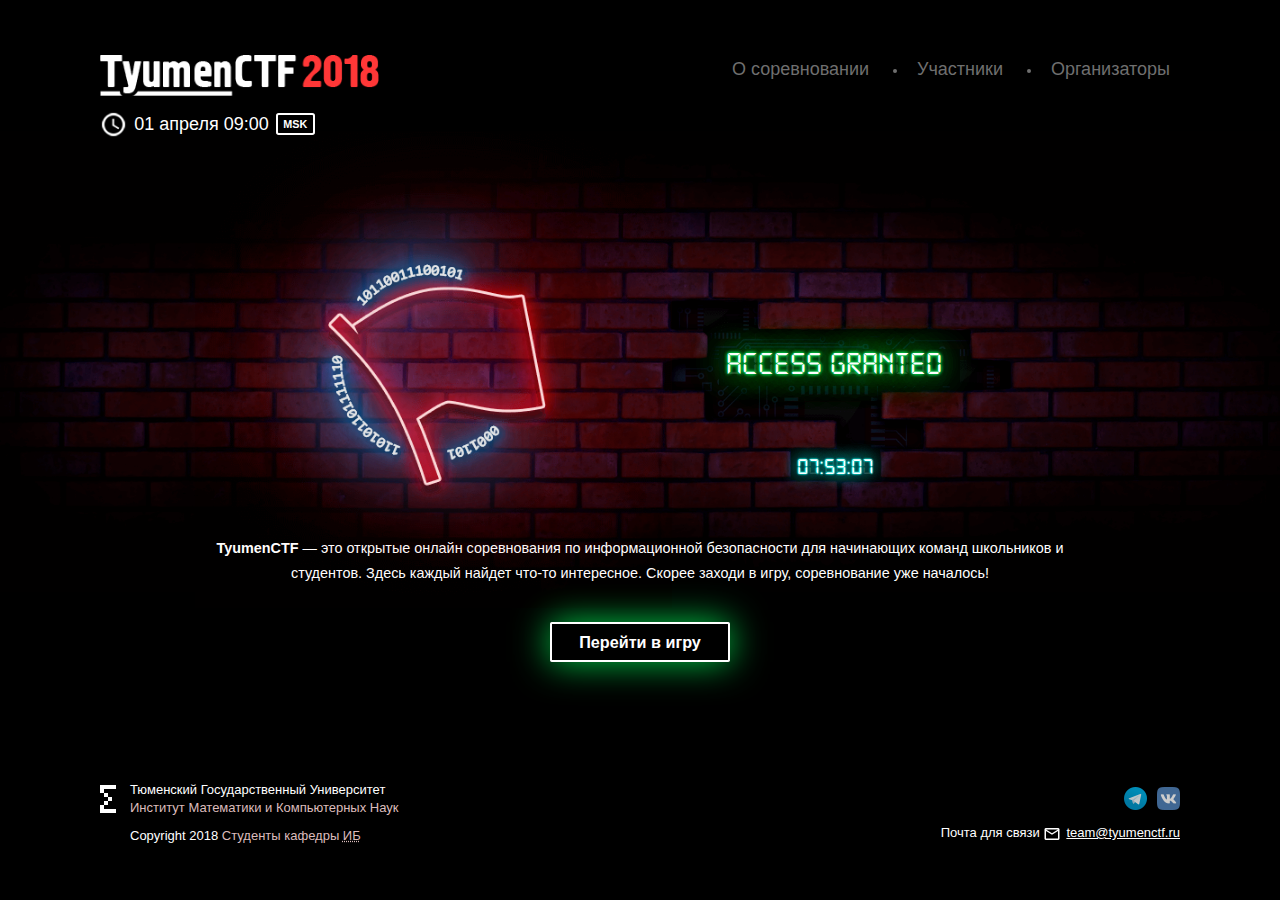
<file: index.html>
﻿<!DOCTYPE html>
<html lang="ru">
<head>
    <meta charset="UTF-8">
    <title>TyumenCTF 2018</title>
    <link rel="icon" href="favicon.ico">
	<meta property="og:title" content="TyumenCTF 2018" />
	<meta property="og:type" content="website" />
	<meta property="og:url" content="http://tyumenctf.ru" />
	<meta property="og:image" content="images/pageImage.png" />
    <link rel="stylesheet" href="styles/login.css">
    <link rel="stylesheet" href="styles/digital-timer.css">
	<script type="text/javascript" src="https://vk.com/js/api/openapi.js?152"></script>
	<script type="text/javascript">VK.init({apiId: 6358761, onlyWidgets: true});</script>
</head>
<body>
    <div class="wrapper">
        <header class="head">
            <div class="head-logo">
                <a href="index.html" class="head-logo-image" title="TyumenCTF 2018">TyumenCTF 2018</a>
                <div class="head-logo-time">
                    <i class="head-logo-time-icon"></i>
                    <span>
                        01&nbsp;апреля&nbsp;09:00
                    </span>
                    <a href="https://www.timeanddate.com/worldclock/fixedtime.html?day=1&month=04&year=2018&hour=09&min=00&sec=00&p1=166" class="head-logo-time-region" target="_blank">Msk</a>
                </div>
            </div>
            <div class="head-menu">
                <ul class="head-menu-list">
                    <li>
                        <a href="about.html" class="head-menu-item head-menu-item-blue">О соревновании</a>
                    </li>
                    <li>
                        <a href="members.html" class="head-menu-item head-menu-item-purple">Участники</a>
                    </li>
                    <li class="last">
                        <a href="organizers.html" class="head-menu-item head-menu-item-green">Организаторы</a>
                    </li>
                </ul>
            </div>
            <div class="clearfix"></div>
        </header>
        <section class="main">
            <div class="main-wrapper">
				<div class="main-content">
					<div class="main-background">
						<div class="main-picture-block">
							<div class="main-flag">
								<div class="main-flag-state1"></div>
								<div class="main-flag-state2"></div>
								<div class="main-flag-state2" id="flag-state2"></div>
							</div>
							<div class="main-timer">
								<div class="digital-timer" id="timer1">
									<span class="digital-timer-digit" id="timer1-field">00&nbsp;DAY_&nbsp;00:00:00</span>
									<span class="digital-timer-back" id="timer1-field-back">00&nbsp;0000&nbsp;00:00:00</span>
								</div>
							</div>
							<div class="main-timer2" id="timer2">
								<div class="digital-timer">
									<span class="digital-timer-digit digital-timer-digit-blue" id="timer2-field">00:00:00</span>
									<span class="digital-timer-back" id="timer2-field-back">00:00:00</span>
								</div>
							</div>
						</div>
						<div class="main-text-block">
                            <p><strong>TyumenCTF</strong> — это открытые онлайн соревнования по информационной безопасности для начинающих команд школьников и студентов. Здесь каждый найдет что-то интересное. <span id="txt">Присоединяйтесь, чтобы сразиться под яркими огнями неона!</span></p>
							<a href="reg.html" class="login-button main-text-button" id="btn" style="opacity: 0;">Зарегистрировать команду</a>
						</div>
					</div>
				</div>
			</div>
        </section>
        <footer class="bottom">
            <div class="bottom-copyright-block">
                <div class="bottom-copyright-logo">
                    <i class="bottom-copyright-imkn-logo"></i>
                </div>
                <div class="bottom-copyright-text">
                    <p class="bottom-copyright-text-type1">Тюменский Государственный Университет</p>
                    <p class="bottom-copyright-text-type2">Институт Математики и Компьютерных Наук</p>
                    <div class="bottom-copyright-bottom">
                        <span>Copyright 2018</span> Студенты кафедры <abbr title="Информационной безопасности">ИБ</abbr>
                    </div>
                </div>
                <div class="clearfix"></div>
            </div>
            <div class="bottom-contacts-block">
                <div class="bottom-contact-button-line">
                    <ul class="bottom-contact-list">
                        <li>
                            <a href="https://t.me/tyumenctf" target="_blank" title="Telegram" class="bottom-contact-item bottom-contact-telegram">Telegram</a>
                        </li>
                        <li>
                            <a href="https://vk.com/tyumenctf" target="_blank" title="VK" class="bottom-contact-item bottom-contact-vk">VK</a>
                        </li>
                    </ul>
                </div>
                <div class="button-contact-email-line">
                    Почта для связи <a href="mailto:team@tyumenctf.ru">team@tyumenctf.ru</a>
                </div>
            </div>
            <div class="clearfix"></div>
        </footer>
    </div>
    <input type="hidden" name="NowUTC" id="NowUTC" value="1522562812">
    <script src="scripts/jquery.min.js"></script>
    <script src="scripts/login.js"></script>
</body>
</html>
</file>
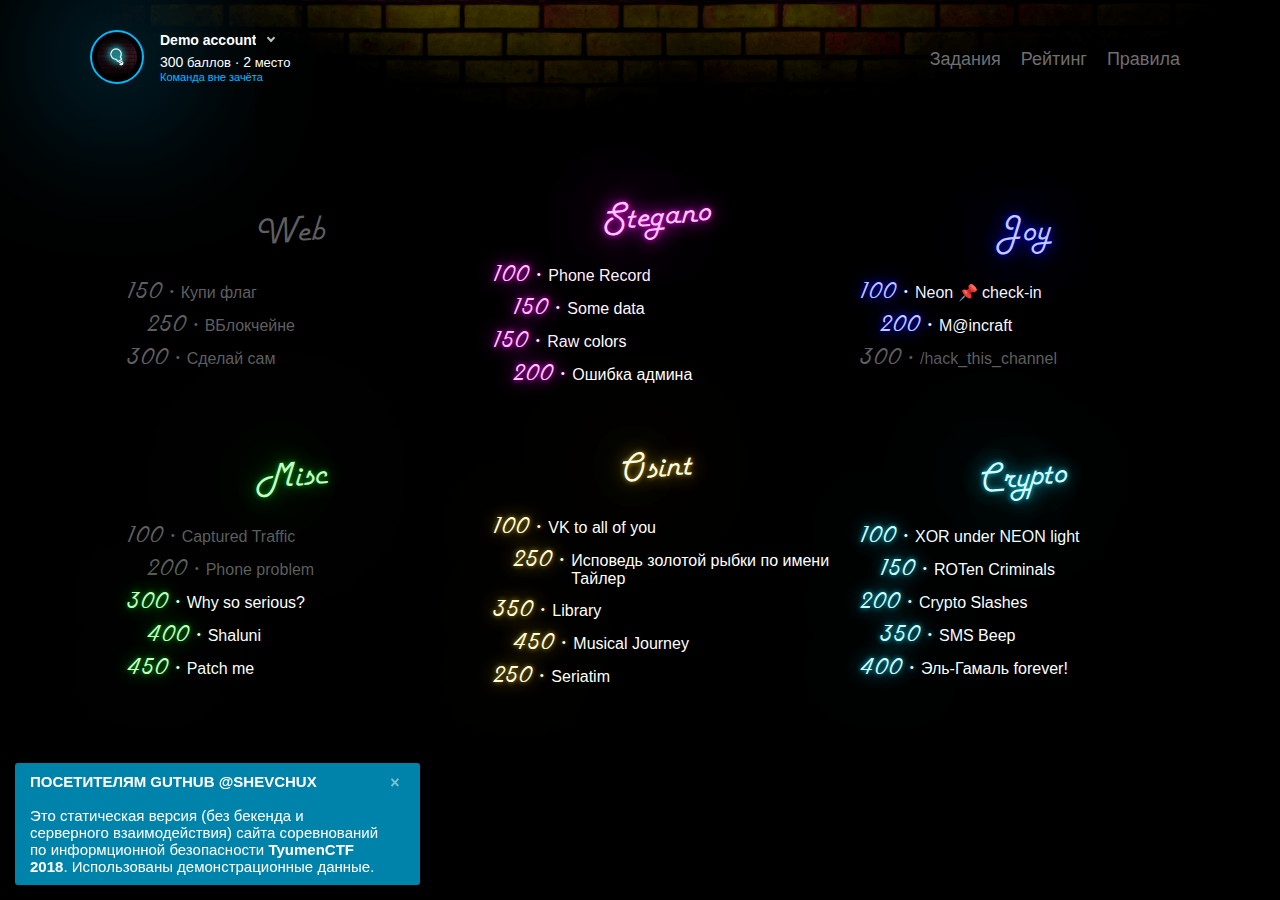
<file: game/index.html>
<!DOCTYPE html>
<html lang="ru">
<head>
    <meta charset="UTF-8">
    <title>TyumenCTF – Задания</title>
    <link rel="stylesheet" href="css/digital-timer.css">
    <link rel="stylesheet" href="css/style.css">
    <link rel="shortcut icon" href="favicon.ico" type="image/x-icon">
</head>
<body>
    <div class="site-wrapper">
        <header class="head back-wall back-wall-y">
            <div class="wrapper">
                <div class="hteam">
                    <div class="hteam-left">
                        <img src="../default-icons/cyan_01.jpg" alt="logo" class="hteam-photo">
                    </div>
                    <div class="hteam-right">
                        <div class="hteam-title">
                            <span class="hteam-name" title="Demo account">Demo account</span>
                            <span class="hteam-arrow-expand" tabindex="1">
                                <i></i>
                            </span>
                            <ul class="hteam-menu-list" tabindex="2">
                                <li>
                                    <a href="../" class="hteam-menu-item">Выход</a>
                                </li> 
                            </ul>
                        </div>
                        <div class="hteam-position">
                            <span class="hteam-point"><span id="point-count">300</span> баллов</span>
                            &middot;
                            <span class="hteam-place"><span id="place-number">2</span> место</span>
                        </div>
                        <div class="hteam-type">Команда вне зачёта</div>
                    </div>
                    <div class="clearfix"></div>
                </div>
                <div class="hmenu">
                    <ul class="hmenu-list">
                        <li>
                            <a href="index.html" class="hmenu-item yellow">Задания</a>
                        </li>
                        <li>
                            <a href="score.html" class="hmenu-item green">Рейтинг</a>
                        </li>
                        <li>
                            <a href="rules.html" class="hmenu-item red">Правила</a>
                        </li>
                    </ul>
                </div>
                <div class="hlogo">
                    <i class="hlogo-image"></i>
                </div>
                <div class="clearfix"></div>
            </div>
        </header>
        <section class="site-content">
            <div class="wrapper">
                <ul class="taskcategory-list">
                    <li>
                        <div class="taskcategory-item taskcategory-color2 ">
                            <div class="taskcategory-name taskcategory-solved">Web</div>
                            <ul class="tasklist">
                                <li>
                                    <a href="#" onclick="TaskOpen(1, 2, this);return false;" class="tasklist-item tasklist-item-solved">
                                        <div class="tasklist-price">150<span>&middot;</span></div>
                                        <div class="tasklist-name">Купи флаг</div>
                                    </a>
                                </li>
                                <li>
                                    <a href="#" onclick="TaskOpen(2, 2, this);return false;" class="tasklist-item tasklist-item-solved">
                                        <div class="tasklist-price">250<span>&middot;</span></div>
                                        <div class="tasklist-name">ВБлокчейне</div>
                                    </a>
                                </li>
                                <li>
                                    <a href="#" onclick="TaskOpen(3, 2, this);return false;" class="tasklist-item tasklist-item-solved">
                                        <div class="tasklist-price">300<span>&middot;</span></div>
                                        <div class="tasklist-name">Сделай сам</div>
                                    </a>
                                </li>
                            </ul>
                        </div>
                    </li>
                    <li>
                        <div class="taskcategory-item taskcategory-color1">
                            <div class="taskcategory-name">Stegano</div>
                            <ul class="tasklist">
                                <li>
                                    <a href="#" onclick="TaskOpen(1, 1, this);return false;" class="tasklist-item">
                                        <div class="tasklist-price">100<span>&middot;</span></div>
                                        <div class="tasklist-name">Phone Record</div>
                                    </a>
                                </li>
                                <li>
                                    <a href="#" onclick="TaskOpen(2, 1, this);return false;" class="tasklist-item">
                                        <div class="tasklist-price">150<span>&middot;</span></div>
                                        <div class="tasklist-name">Some data</div>
                                    </a>
                                </li>
                                <li>
                                    <a href="#" onclick="TaskOpen(3, 1, this);return false;" class="tasklist-item">
                                        <div class="tasklist-price">150<span>&middot;</span></div>
                                        <div class="tasklist-name">Raw colors</div>
                                    </a>
                                </li>
                                <li>
                                    <a href="#" onclick="TaskOpen(4, 1, this);return false;" class="tasklist-item">
                                        <div class="tasklist-price">200<span>&middot;</span></div>
                                        <div class="tasklist-name">Ошибка админа</div>
                                    </a>
                                </li>
                            </ul>
                        </div>
                    </li>
                    <li>
                        <div class="taskcategory-item taskcategory-color3">
                            <div class="taskcategory-name">Joy</div>
                            <ul class="tasklist">
                                <li>
                                    <a href="#" onclick="TaskOpen(1, 3, this);return false;" class="tasklist-item">
                                        <div class="tasklist-price">100<span>&middot;</span></div>
                                        <div class="tasklist-name">Neon 📌 check-in</div>
                                    </a>
                                </li>
                                <li>
                                    <a href="#" onclick="TaskOpen(2, 3, this);return false;" class="tasklist-item">
                                        <div class="tasklist-price">200<span>&middot;</span></div>
                                        <div class="tasklist-name">M@incraft</div>
                                    </a>
                                </li>
                                <li>
                                    <a href="#" onclick="TaskOpen(3, 3, this);return false;" class="tasklist-item tasklist-item-solved">
                                        <div class="tasklist-price">300<span>&middot;</span></div>
                                        <div class="tasklist-name">/hack_this_channel</div>
                                    </a>
                                </li>
                            </ul>
                        </div>
                    </li>
                    <li>
                        <div class="taskcategory-item taskcategory-color4">
                            <div class="taskcategory-name">Misc</div>
                            <ul class="tasklist">
                                <li>
                                    <a href="#" onclick="TaskOpen(1, 4, this);return false;" class="tasklist-item tasklist-item-solved">
                                        <div class="tasklist-price">100<span>&middot;</span></div>
                                        <div class="tasklist-name">Captured Traffic</div>
                                    </a>
                                </li>
                                <li>
                                    <a href="#" onclick="TaskOpen(2, 4, this);return false;" class="tasklist-item tasklist-item-solved">
                                        <div class="tasklist-price">200<span>&middot;</span></div>
                                        <div class="tasklist-name">Phone problem</div>
                                    </a>
                                </li>
                                <li>
                                    <a href="#" onclick="TaskOpen(3, 4, this);return false;" class="tasklist-item">
                                        <div class="tasklist-price">300<span>&middot;</span></div>
                                        <div class="tasklist-name">Why so serious?</div>
                                    </a>
                                </li>
                                <li>
                                    <a href="#" onclick="TaskOpen(4, 4, this);return false;" class="tasklist-item">
                                        <div class="tasklist-price">400<span>&middot;</span></div>
                                        <div class="tasklist-name">Shaluni</div>
                                    </a>
                                </li>
                                <li>
                                    <a href="#" onclick="TaskOpen(5, 4, this);return false;" class="tasklist-item">
                                        <div class="tasklist-price">450<span>&middot;</span></div>
                                        <div class="tasklist-name">Patch me</div>
                                    </a>
                                </li>
                            </ul>
                        </div>
                    </li>
                    <li>
                        <div class="taskcategory-item taskcategory-color5">
                            <div class="taskcategory-name">Osint</div>
                            <ul class="tasklist">
                                <li>
                                    <a href="#" onclick="TaskOpen(1, 5, this);return false;" class="tasklist-item">
                                        <div class="tasklist-price">100<span>&middot;</span></div>
                                        <div class="tasklist-name">VK to all of you</div>
                                    </a>
                                </li>
                                <li>
                                    <a href="#" onclick="TaskOpen(2, 5, this);return false;" class="tasklist-item">
                                        <div class="tasklist-price">250<span>&middot;</span></div>
                                        <div class="tasklist-name">Исповедь золотой рыбки по имени Тайлер</div>
                                    </a>
                                </li>
                                <li>
                                    <a href="#" onclick="TaskOpen(3, 5, this);return false;" class="tasklist-item">
                                        <div class="tasklist-price">350<span>&middot;</span></div>
                                        <div class="tasklist-name">Library</div>
                                    </a>
                                </li>
                                <li>
                                    <a href="#" onclick="TaskOpen(4, 5, this);return false;" class="tasklist-item">
                                        <div class="tasklist-price">450<span>&middot;</span></div>
                                        <div class="tasklist-name">Musical Journey</div>
                                    </a>
                                </li>
                                <li>
                                    <a href="#" onclick="TaskOpen(5, 5, this);return false;" class="tasklist-item">
                                        <div class="tasklist-price">250<span>&middot;</span></div>
                                        <div class="tasklist-name">Seriatim</div>
                                    </a>
                                </li>
                            </ul>
                        </div>
                    </li>
                    <li>
                        <div class="taskcategory-item taskcategory-color6">
                            <div class="taskcategory-name">Crypto</div>
                            <ul class="tasklist">
                                <li>
                                    <a href="#" onclick="TaskOpen(1, 6, this);return false;" class="tasklist-item">
                                        <div class="tasklist-price">100<span>&middot;</span></div>
                                        <div class="tasklist-name">XOR under NEON light</div>
                                    </a>
                                </li>
                                <li>
                                    <a href="#" onclick="TaskOpen(2, 6, this);return false;" class="tasklist-item">
                                        <div class="tasklist-price">150<span>&middot;</span></div>
                                        <div class="tasklist-name">ROTen Criminals</div>
                                    </a>
                                </li>
                                <li>
                                    <a href="#" onclick="TaskOpen(3, 6, this);return false;" class="tasklist-item">
                                        <div class="tasklist-price">200<span>&middot;</span></div>
                                        <div class="tasklist-name">Crypto Slashes</div>
                                    </a>
                                </li>
                                <li>
                                    <a href="#" onclick="TaskOpen(4, 6, this);return false;" class="tasklist-item">
                                        <div class="tasklist-price">350<span>&middot;</span></div>
                                        <div class="tasklist-name">SMS Beep</div>
                                    </a>
                                </li>
                                <li>
                                    <a href="#" onclick="TaskOpen(5, 6, this);return false;" class="tasklist-item">
                                        <div class="tasklist-price">400<span>&middot;</span></div>
                                        <div class="tasklist-name">Эль-Гамаль forever!</div>
                                    </a>
                                </li>
                            </ul>
                        </div>
                    </li>
                </ul>
            </div>
        </section>
    </div>
    <section id="notify-container" class="notify-container">
    </section>
    
    <input type="hidden" name="NowUTC" id="NowUTC" value="2522347522">
    <section id="task-item-modal" class="modal">
        <div class="modal-window" id="task-item-window" style="width:600px;">
            <div class="modal-head">
                <div class="modal-head-text wtask-shortname"><span id="task-item-head"></span></div>
                <ul class="modal-head-buttons" id="li-tabs">
                    <li id="li-task-tab">
                        <a href="#" onclick="OpenTaskWindowTab(1, this);return false;" class="selected">Таск</a>
                    </li>
                    <li id="li-hints-tab">
                        <a href="#" onclick="OpenTaskWindowTab(2, this);return false;">Подсказки<span id="span-hints-count">0</span></a>
                    </li>
                    <li id="li-solved-tab">
                        <a href="#" onclick="OpenTaskWindowTab(3, this);return false;">Решили<span id="span-solved-count">0</span></a>
                    </li>
                    <li id="li-writeup-tab">
                        <a href="#" onclick="OpenTaskWindowTab(4, this);return false;">Write-Up</a>
                    </li>
                </ul>
                <div class="clearfix"></div>
            </div>
            <div class="modal-content" id="task-item-content"></div>
        </div>
    </section>
    <script src="js/jquery-3.3.1.min.js"></script>
    <script>var LastData = { score: 300, place: 2, category: 4, newsCount: 4, hasUnreadNews: 0 };
    </script>
    <script src="js/script.js"></script>
    <script>
        $(document).ready(function(){
            taskItemModal = new InitModal("task-item-modal", false);
        });
    </script>
</body>
</html>
</file>
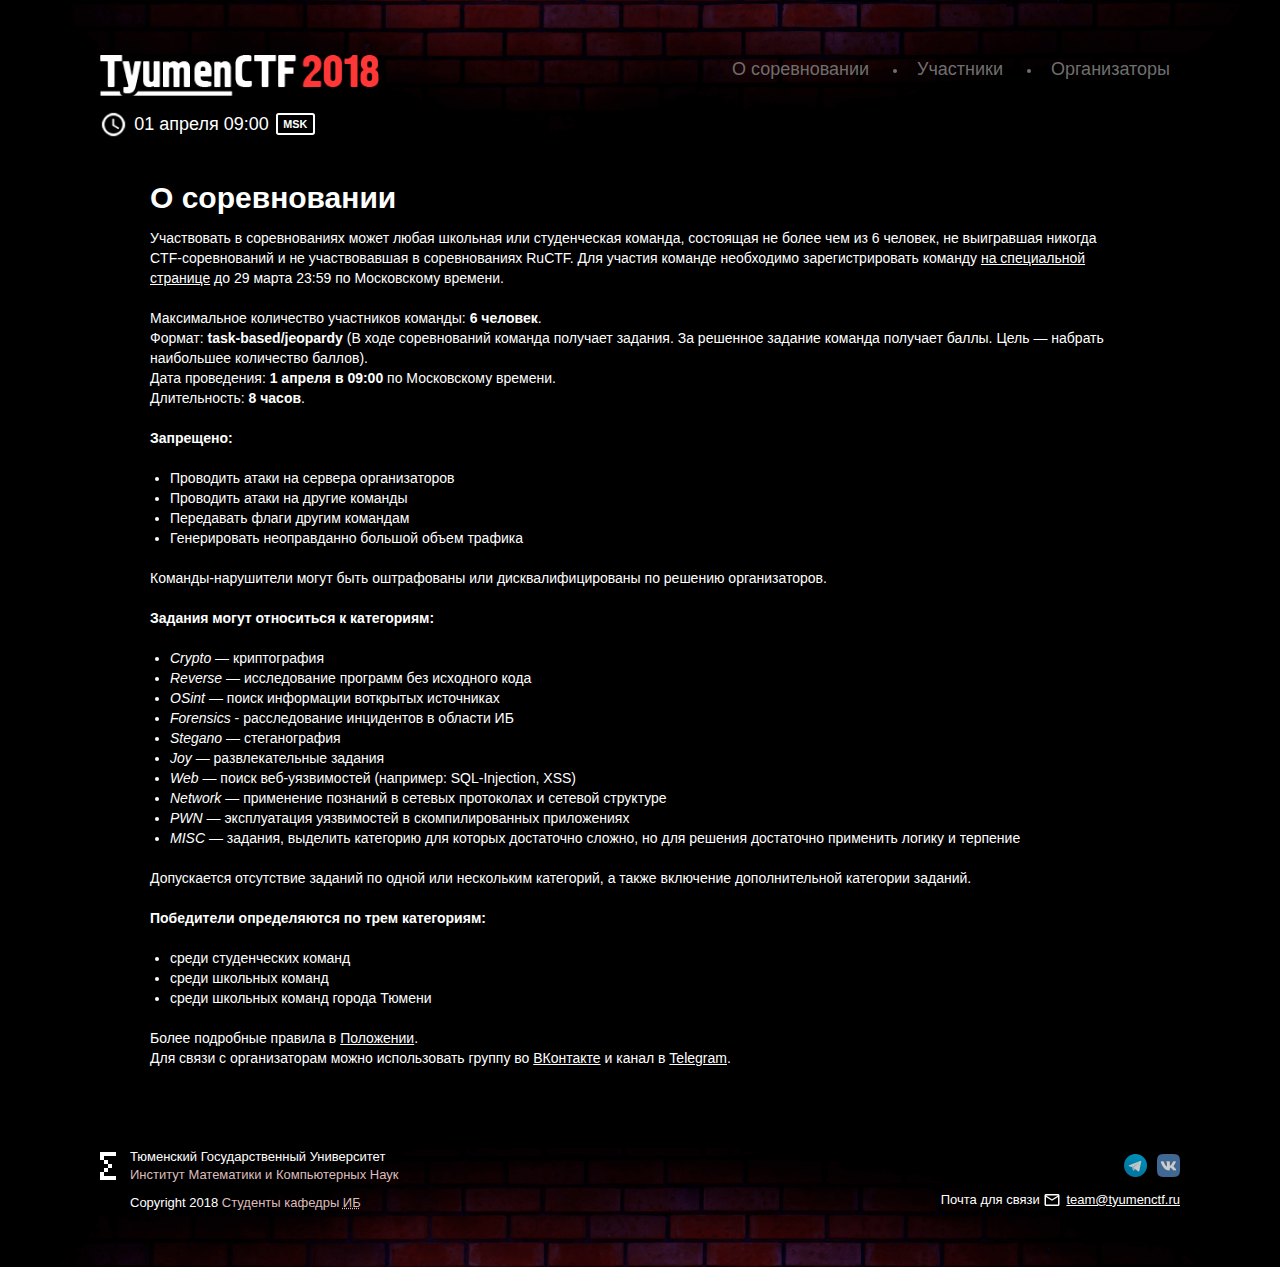
<file: about.html>
<!DOCTYPE html>
<html lang="ru">
<head>
    <meta charset="UTF-8">
    <title>TyumenCTF 2018</title>
    <link rel="icon" href="/favicon.ico">
    <link rel="stylesheet" href="styles/login.css">
	<script type="text/javascript" src="https://vk.com/js/api/openapi.js?152"></script>
	<script type="text/javascript">VK.init({apiId: 6354536, onlyWidgets: true});</script>
</head>
<body>
    <div class="wrapper">
        <header class="head wall-background">
            <div class="head-logo">
                <a href="index.html" class="head-logo-image" title="TyumenCTF 2018">TyumenCTF 2018</a>
                <div class="head-logo-time">
                    <i class="head-logo-time-icon"></i>
                    <span>
                        01&nbsp;апреля&nbsp;09:00
                    </span>
                    <a href="https://www.timeanddate.com/worldclock/fixedtime.html?day=1&month=04&year=2018&hour=09&min=00&sec=00&p1=166" class="head-logo-time-region" target="_blank">Msk</a>
                </div>
            </div>
            <div class="head-menu">
                <ul class="head-menu-list">
                    <li>
                        <a href="about.html" class="head-menu-item head-menu-item-blue">О соревновании</a>
                    </li>
                    <li>
                        <a href="members.html" class="head-menu-item head-menu-item-purple">Участники</a>
                    </li>
                    <li class="last">
                        <a href="organizers.html" class="head-menu-item head-menu-item-green">Организаторы</a>
                    </li>
                </ul>
            </div>
            <div class="clearfix"></div>
        </header>
        <section class="main">
            <div class="main-wrapper">
				<div class="main-content">
                    <div class="main-page-wrapper">
                        <h2 class="page-title">О соревновании</h2>
                        <div class="main-page-terms">
                            <p>
                                Участвовать в соревнованиях может любая школьная или студенческая команда, состоящая не более чем из 6 человек, не выигравшая никогда CTF-соревнований и не участвовавшая в соревнованиях RuCTF. Для участия команде необходимо зарегистрировать команду <a href="reg.html">на специальной странице</a> до 29 марта 23:59 по Московскому времени.
                            </p>
                            <p>
                                Максимальное количество участников команды: <strong>6 человек</strong>.
                                <br>
                                Формат: <strong>task-based/jeopardy</strong> (В ходе соревнований команда получает задания. За решенное задание команда получает баллы. Цель — набрать наибольшее количество баллов).
                                <br>
                                Дата проведения: <strong>1 апреля в 09:00</strong> по Московскому времени.
                                <br>
                                Длительность: <strong>8 часов</strong>.
                            </p>
                            <p>
                                <strong>Запрещено:</strong>
                                <ul>
                                    <li>Проводить атаки на сервера организаторов</li>
                                    <li>Проводить атаки на другие команды</li>
                                    <li>Передавать флаги другим командам</li>
                                    <li>Генерировать неоправданно большой объем трафика</li>
                                </ul>
                            </p>
                            <p>Команды-нарушители могут быть оштрафованы или дисквалифицированы по решению организаторов.</p>
                            <p>
                                <strong>Задания могут относиться к категориям:</strong>
                                <ul>
                                    <li><i>Crypto</i> — криптография</li>
                                    <li><i>Reverse</i> — исследование программ без исходного кода</li>
                                    <li><i>OSint</i> — поиск информации  воткрытых источниках</li>
                                    <li><i>Forensics</i> - расследование инцидентов в области ИБ</li>
                                    <li><i>Stegano</i> — стеганография</li>
                                    <li><i>Joy</i> — развлекательные задания</li>
                                    <li><i>Web</i> — поиск веб-уязвимостей (например: SQL-Injection, XSS)</li>
                                    <li><i>Network</i> — применение познаний в сетевых протоколах и сетевой структуре</li>
                                    <li><i>PWN</i> — эксплуатация уязвимостей в скомпилированных приложениях</li>
                                    <li><i>MISC</i> — задания, выделить категорию для которых достаточно сложно, но для решения достаточно применить логику и терпение</li>
                                </ul>
                            </p>
                            <p>
                                Допускается отсутствие заданий по одной или нескольким категорий, а также включение дополнительной категории заданий.
                            </p>
                            <p>
                                <strong>Победители определяются по трем категориям:</strong>
                                <ul>
                                    <li>среди студенческих команд</li>
                                    <li>среди школьных команд</li>
                                    <li>среди школьных команд города Тюмени</li>
                                </ul>
                            </p>
                            <p>Более подробные правила в <a href="doc/terms.pdf" target="_blank">Положении</a>.<br>
                            Для связи с организаторам можно использовать группу во <a href="https://vk.com/tyumenctf" target="_blank">ВКонтакте</a> и канал в <a href="https://t.me/tyumenctf" target="_blank">Telegram</a>.</p>
                        </div>
                    </div>
				</div>
			</div>
        </section>
        <footer class="bottom wall-background">
            <div class="bottom-copyright-block">
                <div class="bottom-copyright-logo">
                    <i class="bottom-copyright-imkn-logo"></i>
                </div>
                <div class="bottom-copyright-text">
                    <p class="bottom-copyright-text-type1">Тюменский Государственный Университет</p>
                    <p class="bottom-copyright-text-type2">Институт Математики и Компьютерных Наук</p>
                    <div class="bottom-copyright-bottom">
                        <span>Copyright 2018</span> Студенты кафедры <abbr title="Информационной безопасности">ИБ</abbr>
                    </div>
                </div>
                <div class="clearfix"></div>
            </div>
            <div class="bottom-contacts-block">
                <div class="bottom-contact-button-line">
                    <ul class="bottom-contact-list">
                        <li>
                            <a href="https://t.me/tyumenctf" target="_blank" title="Telegram" class="bottom-contact-item bottom-contact-telegram">Telegram</a>
                        </li>
                        <li>
                            <a href="https://vk.com/tyumenctf" target="_blank" title="VK" class="bottom-contact-item bottom-contact-vk">VK</a>
                        </li>
                    </ul>
                </div>
                <div class="button-contact-email-line">
                    Почта для связи <a href="mailto:team@tyumenctf.ru">team@tyumenctf.ru</a>
                </div>
            </div>
            <div class="clearfix"></div>
        </footer>
    </div>
    <script src="scripts/jquery.min.js"></script>
</body>
</html>
</file>
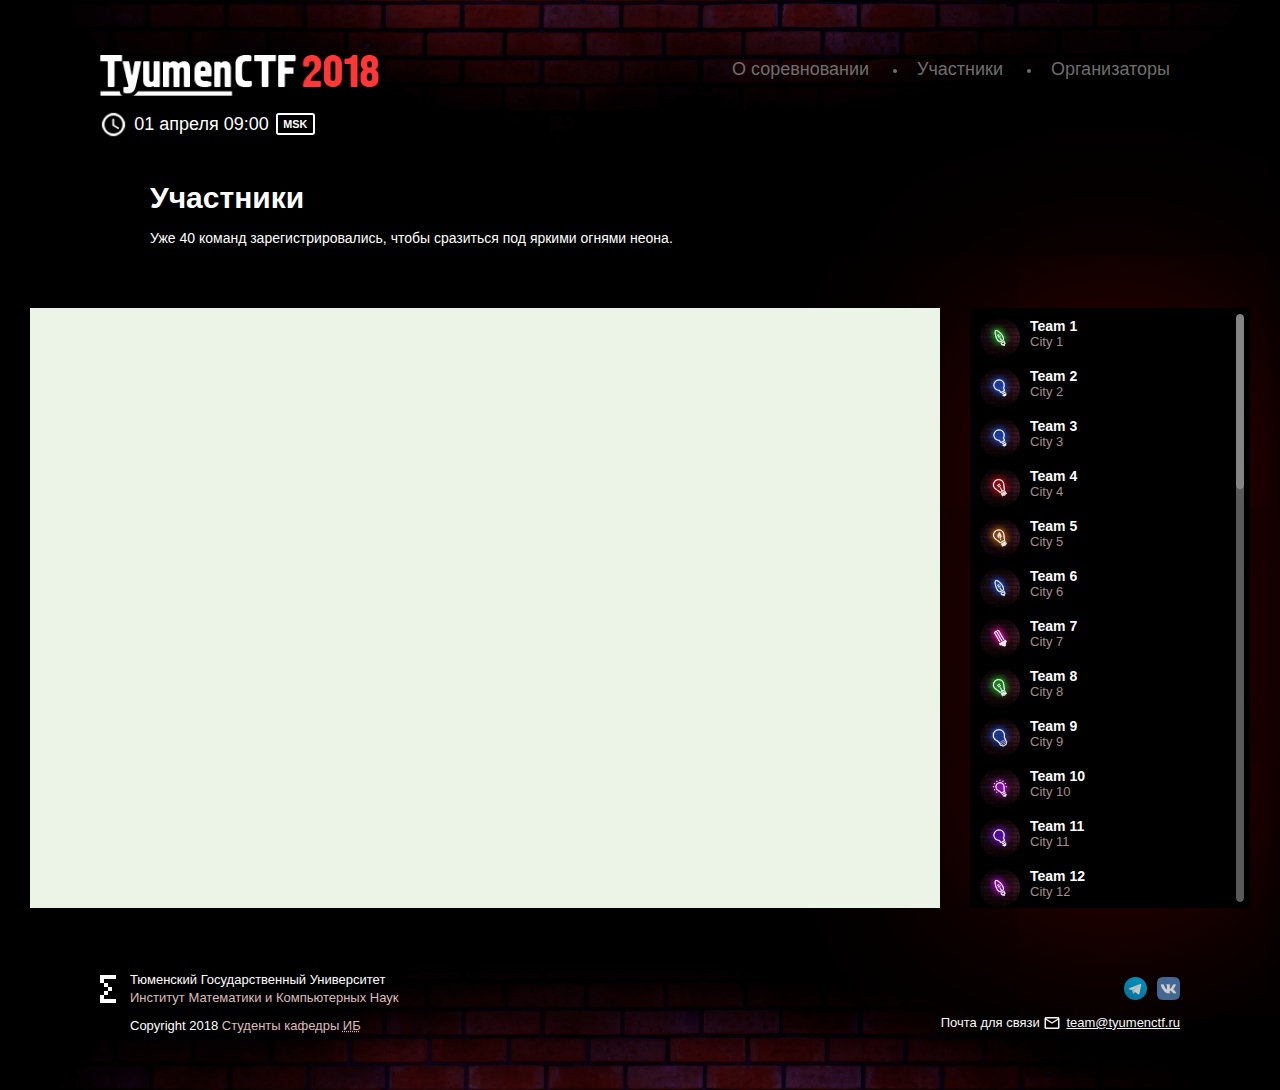
<file: members.html>
<!DOCTYPE html>
<html lang="ru">
<head>
    <meta charset="UTF-8">
    <title>TyumenCTF 2018</title>
    <link rel="icon" href="favicon.ico">
    <link rel="stylesheet" href="styles/login.css">
    <link rel="stylesheet" href="styles/scrollbar.css">
	<script type="text/javascript" src="https://vk.com/js/api/openapi.js?152"></script>
	<script type="text/javascript">VK.init({apiId: 6354536, onlyWidgets: true});</script>
</head>
<body>
    <div class="wrapper">
        <header class="head wall-background">
            <div class="head-logo">
                <a href="index.html" class="head-logo-image" title="TyumenCTF 2018">TyumenCTF 2018</a>
                <div class="head-logo-time">
                    <i class="head-logo-time-icon"></i>
                    <span>
                        01&nbsp;апреля&nbsp;09:00
                    </span>
                    <a href="https://www.timeanddate.com/worldclock/fixedtime.html?day=1&month=04&year=2018&hour=09&min=00&sec=00&p1=166" class="head-logo-time-region" target="_blank">Msk</a>
                </div>
            </div>
            <div class="head-menu">
                <ul class="head-menu-list">
                    <li>
                        <a href="about.html" class="head-menu-item head-menu-item-blue">О соревновании</a>
                    </li>
                    <li>
                        <a href="members.html" class="head-menu-item head-menu-item-purple">Участники</a>
                    </li>
                    <li class="last">
                        <a href="organizers.html" class="head-menu-item head-menu-item-green">Организаторы</a>
                    </li>
                </ul>
            </div>
            <div class="clearfix"></div>
        </header>
        <section class="main">
            <div class="main-wrapper">
				<div class="main-content">
                    <div class="main-page-wrapper">
                        <h2 class="page-title">Участники</h2>
                        <p>Уже 40 команд зарегистрировались, чтобы сразиться под яркими огнями неона.</p>
                    </div>
                    <div class="main-mappage-wrapper">
                        <div class="main-map-members-wrapper scrollbar-inner">
                            <ul class="team-list">
                                <li>
                                    <img src="default-icons/green_04.jpg" class="team-list-item">
                                    <div class="team-list-info">
                                        <p class="team-list-name">Team 1</p>
                                        <p class="team-list-location">City 1</p>
                                    </div>
                                    <div class="clearfix"></div>
                                </li>
                                <li>
                                    <img src="default-icons/blue_01.jpg" class="team-list-item">
                                    <div class="team-list-info">
                                        <p class="team-list-name">Team 2</p>
                                        <p class="team-list-location">City 2</p>
                                    </div>
                                    <div class="clearfix"></div>
                                </li>
                                <li>
                                    <img src="default-icons/blue_01.jpg" class="team-list-item">
                                    <div class="team-list-info">
                                        <p class="team-list-name">Team 3</p>
                                        <p class="team-list-location">City 3</p>
                                    </div>
                                    <div class="clearfix"></div>
                                </li>
                                <li>
                                    <img src="default-icons/red_08.jpg" class="team-list-item">
                                    <div class="team-list-info">
                                        <p class="team-list-name">Team 4</p>
                                        <p class="team-list-location">City 4</p>
                                    </div>
                                    <div class="clearfix"></div>
                                </li>
                                <li>
                                    <img src="default-icons/orange_09.jpg" class="team-list-item">
                                    <div class="team-list-info">
                                        <p class="team-list-name">Team 5</p>
                                        <p class="team-list-location">City 5</p>
                                    </div>
                                    <div class="clearfix"></div>
                                </li>
                                <li>
                                    <img src="default-icons/blue_04.jpg" class="team-list-item">
                                    <div class="team-list-info">
                                        <p class="team-list-name">Team 6</p>
                                        <p class="team-list-location">City 6</p>
                                    </div>
                                    <div class="clearfix"></div>
                                </li>
                                <li>
                                    <img src="default-icons/rose_06.jpg" class="team-list-item">
                                    <div class="team-list-info">
                                        <p class="team-list-name">Team 7</p>
                                        <p class="team-list-location">City 7</p>
                                    </div>
                                    <div class="clearfix"></div>
                                </li>
                                <li>
                                    <img src="default-icons/green_08.jpg" class="team-list-item">
                                    <div class="team-list-info">
                                        <p class="team-list-name">Team 8</p>
                                        <p class="team-list-location">City 8</p>
                                    </div>
                                    <div class="clearfix"></div>
                                </li>
                                <li>
                                    <img src="default-icons/blue_07.jpg" class="team-list-item">
                                    <div class="team-list-info">
                                        <p class="team-list-name">Team 9</p>
                                        <p class="team-list-location">City 9</p>
                                    </div>
                                    <div class="clearfix"></div>
                                </li>
                                <li>
                                    <img src="default-icons/pink_05.jpg" class="team-list-item">
                                    <div class="team-list-info">
                                        <p class="team-list-name">Team 10</p>
                                        <p class="team-list-location">City 10</p>
                                    </div>
                                    <div class="clearfix"></div>
                                </li>
                                <li>
                                    <img src="default-icons/purple_01.jpg" class="team-list-item">
                                    <div class="team-list-info">
                                        <p class="team-list-name">Team 11</p>
                                        <p class="team-list-location">City 11</p>
                                    </div>
                                    <div class="clearfix"></div>
                                </li>
                                <li>
                                    <img src="default-icons/pink_04.jpg" class="team-list-item">
                                    <div class="team-list-info">
                                        <p class="team-list-name">Team 12</p>
                                        <p class="team-list-location">City 12</p>
                                    </div>
                                    <div class="clearfix"></div>
                                </li>
                                <li>
                                    <img src="default-icons/red_01.jpg" class="team-list-item">
                                    <div class="team-list-info">
                                        <p class="team-list-name">Team 13</p>
                                        <p class="team-list-location">City 13</p>
                                    </div>
                                    <div class="clearfix"></div>
                                </li>
                                <li>
                                    <img src="default-icons/orange_02.jpg" class="team-list-item">
                                    <div class="team-list-info">
                                        <p class="team-list-name">Team 14</p>
                                        <p class="team-list-location">City 14</p>
                                    </div>
                                    <div class="clearfix"></div>
                                </li>
                                <li>
                                    <img src="default-icons/blue_08.jpg" class="team-list-item">
                                    <div class="team-list-info">
                                        <p class="team-list-name">Team 15</p>
                                        <p class="team-list-location">City 15</p>
                                    </div>
                                    <div class="clearfix"></div>
                                </li>
                                <li>
                                    <img src="default-icons/yellow_07.jpg" class="team-list-item">
                                    <div class="team-list-info">
                                        <p class="team-list-name">Team 16</p>
                                        <p class="team-list-location">City 16</p>
                                    </div>
                                    <div class="clearfix"></div>
                                </li>
                                <li>
                                    <img src="default-icons/pink_02.jpg" class="team-list-item">
                                    <div class="team-list-info">
                                        <p class="team-list-name">Team 17</p>
                                        <p class="team-list-location">City 17</p>
                                    </div>
                                    <div class="clearfix"></div>
                                </li>
                                <li>
                                    <img src="default-icons/blue_09.jpg" class="team-list-item">
                                    <div class="team-list-info">
                                        <p class="team-list-name">Team 18</p>
                                        <p class="team-list-location">City 18</p>
                                    </div>
                                    <div class="clearfix"></div>
                                </li>
                                <li>
                                    <img src="default-icons/cyan_02.jpg" class="team-list-item">
                                    <div class="team-list-info">
                                        <p class="team-list-name">Team 19</p>
                                        <p class="team-list-location">City 19</p>
                                    </div>
                                    <div class="clearfix"></div>
                                </li>
                                <li>
                                    <img src="default-icons/blue_07.jpg" class="team-list-item">
                                    <div class="team-list-info">
                                        <p class="team-list-name">Team 20</p>
                                        <p class="team-list-location">City 20</p>
                                    </div>
                                    <div class="clearfix"></div>
                                </li>
                                <li>
                                    <img src="default-icons/cyan_06.jpg" class="team-list-item">
                                    <div class="team-list-info">
                                        <p class="team-list-name">Team 21</p>
                                        <p class="team-list-location">City 21</p>
                                    </div>
                                    <div class="clearfix"></div>
                                </li>
                                <li>
                                    <img src="default-icons/blue_01.jpg" class="team-list-item">
                                    <div class="team-list-info">
                                        <p class="team-list-name">Team 22</p>
                                        <p class="team-list-location">City 22</p>
                                    </div>
                                    <div class="clearfix"></div>
                                </li>
                                <li>
                                    <img src="default-icons/pink_06.jpg" class="team-list-item">
                                    <div class="team-list-info">
                                        <p class="team-list-name">Team 23</p>
                                        <p class="team-list-location">City 23</p>
                                    </div>
                                    <div class="clearfix"></div>
                                </li>
                                <li>
                                    <img src="default-icons/pink_05.jpg" class="team-list-item">
                                    <div class="team-list-info">
                                        <p class="team-list-name">Team 24</p>
                                        <p class="team-list-location">City 24</p>
                                    </div>
                                    <div class="clearfix"></div>
                                </li>
                                <li>
                                    <img src="default-icons/orange_03.jpg" class="team-list-item">
                                    <div class="team-list-info">
                                        <p class="team-list-name">Team 25</p>
                                        <p class="team-list-location">City 25</p>
                                    </div>
                                    <div class="clearfix"></div>
                                </li>
                                <li>
                                    <img src="default-icons/rose_07.jpg" class="team-list-item">
                                    <div class="team-list-info">
                                        <p class="team-list-name">Team 26</p>
                                        <p class="team-list-location">City 26</p>
                                    </div>
                                    <div class="clearfix"></div>
                                </li>
                                <li>
                                    <img src="default-icons/blue_06.jpg" class="team-list-item">
                                    <div class="team-list-info">
                                        <p class="team-list-name">Team 27</p>
                                        <p class="team-list-location">City 27</p>
                                    </div>
                                    <div class="clearfix"></div>
                                </li>
                                <li>
                                    <img src="default-icons/red_03.jpg" class="team-list-item">
                                    <div class="team-list-info">
                                        <p class="team-list-name">Team 28</p>
                                        <p class="team-list-location">City 28</p>
                                    </div>
                                    <div class="clearfix"></div>
                                </li>
                                <li>
                                    <img src="default-icons/green_07.jpg" class="team-list-item">
                                    <div class="team-list-info">
                                        <p class="team-list-name">Team 29</p>
                                        <p class="team-list-location">City 29</p>
                                    </div>
                                    <div class="clearfix"></div>
                                </li>
                                <li>
                                    <img src="default-icons/cyan_01.jpg" class="team-list-item">
                                    <div class="team-list-info">
                                        <p class="team-list-name">Team 30</p>
                                        <p class="team-list-location">City 30</p>
                                    </div>
                                    <div class="clearfix"></div>
                                </li>
                                <li>
                                    <img src="default-icons/cyan_09.jpg" class="team-list-item">
                                    <div class="team-list-info">
                                        <p class="team-list-name">Team 31</p>
                                        <p class="team-list-location">City 31</p>
                                    </div>
                                    <div class="clearfix"></div>
                                </li>
                                <li>
                                    <img src="default-icons/cyan_07.jpg" class="team-list-item">
                                    <div class="team-list-info">
                                        <p class="team-list-name">Team 32</p>
                                        <p class="team-list-location">City 32</p>
                                    </div>
                                    <div class="clearfix"></div>
                                </li>
                                <li>
                                    <img src="default-icons/red_04.jpg" class="team-list-item">
                                    <div class="team-list-info">
                                        <p class="team-list-name">Team 33</p>
                                        <p class="team-list-location">City 33</p>
                                    </div>
                                    <div class="clearfix"></div>
                                </li>
                                <li>
                                    <img src="default-icons/orange_06.jpg" class="team-list-item">
                                    <div class="team-list-info">
                                        <p class="team-list-name">Team 34</p>
                                        <p class="team-list-location">City 34</p>
                                    </div>
                                    <div class="clearfix"></div>
                                </li>
                                <li>
                                    <img src="default-icons/cyan_05.jpg" class="team-list-item">
                                    <div class="team-list-info">
                                        <p class="team-list-name">Team 35</p>
                                        <p class="team-list-location">City 35</p>
                                    </div>
                                    <div class="clearfix"></div>
                                </li>
                                <li>
                                    <img src="default-icons/cyan_03.jpg" class="team-list-item">
                                    <div class="team-list-info">
                                        <p class="team-list-name">Team 36</p>
                                        <p class="team-list-location">City 36</p>
                                    </div>
                                    <div class="clearfix"></div>
                                </li>
                                <li>
                                    <img src="default-icons/purple_01.jpg" class="team-list-item">
                                    <div class="team-list-info">
                                        <p class="team-list-name">Team 37</p>
                                        <p class="team-list-location">City 37</p>
                                    </div>
                                    <div class="clearfix"></div>
                                </li>
                                <li>
                                    <img src="default-icons/red_01.jpg" class="team-list-item">
                                    <div class="team-list-info">
                                        <p class="team-list-name">Team 38</p>
                                        <p class="team-list-location">City 38</p>
                                    </div>
                                    <div class="clearfix"></div>
                                </li>
                                <li>
                                    <img src="default-icons/cyan_01.jpg" class="team-list-item">
                                    <div class="team-list-info">
                                        <p class="team-list-name">Team 39</p>
                                        <p class="team-list-location">City 39</p>
                                    </div>
                                    <div class="clearfix"></div>
                                </li>
                                <li>
                                    <img src="default-icons/green_07.jpg" class="team-list-item">
                                    <div class="team-list-info">
                                        <p class="team-list-name">Team 40</p>
                                        <p class="team-list-location">City 40</p>
                                    </div>
                                    <div class="clearfix"></div>
                                </li>
                            </ul>
                        </div>
                        <div class="main-map-wrapper">
                            <iframe class="main-map-yandex" src="https://api-maps.yandex.ru/frame/v1/" width="100%" height="600px" frameborder="0"></iframe>
                        </div>
                        <div class="clearfix"></div>
                        <!-- <a href="reg.html" class="login-button main-text-button" id="btn">Зарегистрировать команду</a> -->
                    </div>
				</div>
			</div>
        </section>
        <footer class="bottom wall-background">
            <div class="bottom-copyright-block">
                <div class="bottom-copyright-logo">
                    <i class="bottom-copyright-imkn-logo"></i>
                </div>
                <div class="bottom-copyright-text">
                    <p class="bottom-copyright-text-type1">Тюменский Государственный Университет</p>
                    <p class="bottom-copyright-text-type2">Институт Математики и Компьютерных Наук</p>
                    <div class="bottom-copyright-bottom">
                        <span>Copyright 2018</span> Студенты кафедры <abbr title="Информационной безопасности">ИБ</abbr>
                    </div>
                </div>
                <div class="clearfix"></div>
            </div>
            <div class="bottom-contacts-block">
                <div class="bottom-contact-button-line">
                    <ul class="bottom-contact-list">
                        <li>
                            <a href="https://t.me/tyumenctf" target="_blank" title="Telegram" class="bottom-contact-item bottom-contact-telegram">Telegram</a>
                        </li>
                        <li>
                            <a href="https://vk.com/tyumenctf" target="_blank" title="VK" class="bottom-contact-item bottom-contact-vk">VK</a>
                        </li>
                    </ul>
                </div>
                <div class="button-contact-email-line">
                    Почта для связи <a href="mailto:team@tyumenctf.ru">team@tyumenctf.ru</a>
                </div>
            </div>
            <div class="clearfix"></div>
        </footer>
    </div>
    <script src="scripts/jquery.min.js"></script>
    <script src="scripts/jquery.scrollbar.js"></script>
    <script>
        $(document).ready(function(){
            $('.scrollbar-inner').scrollbar();
        });
    </script>
</body>
</html>
</file>
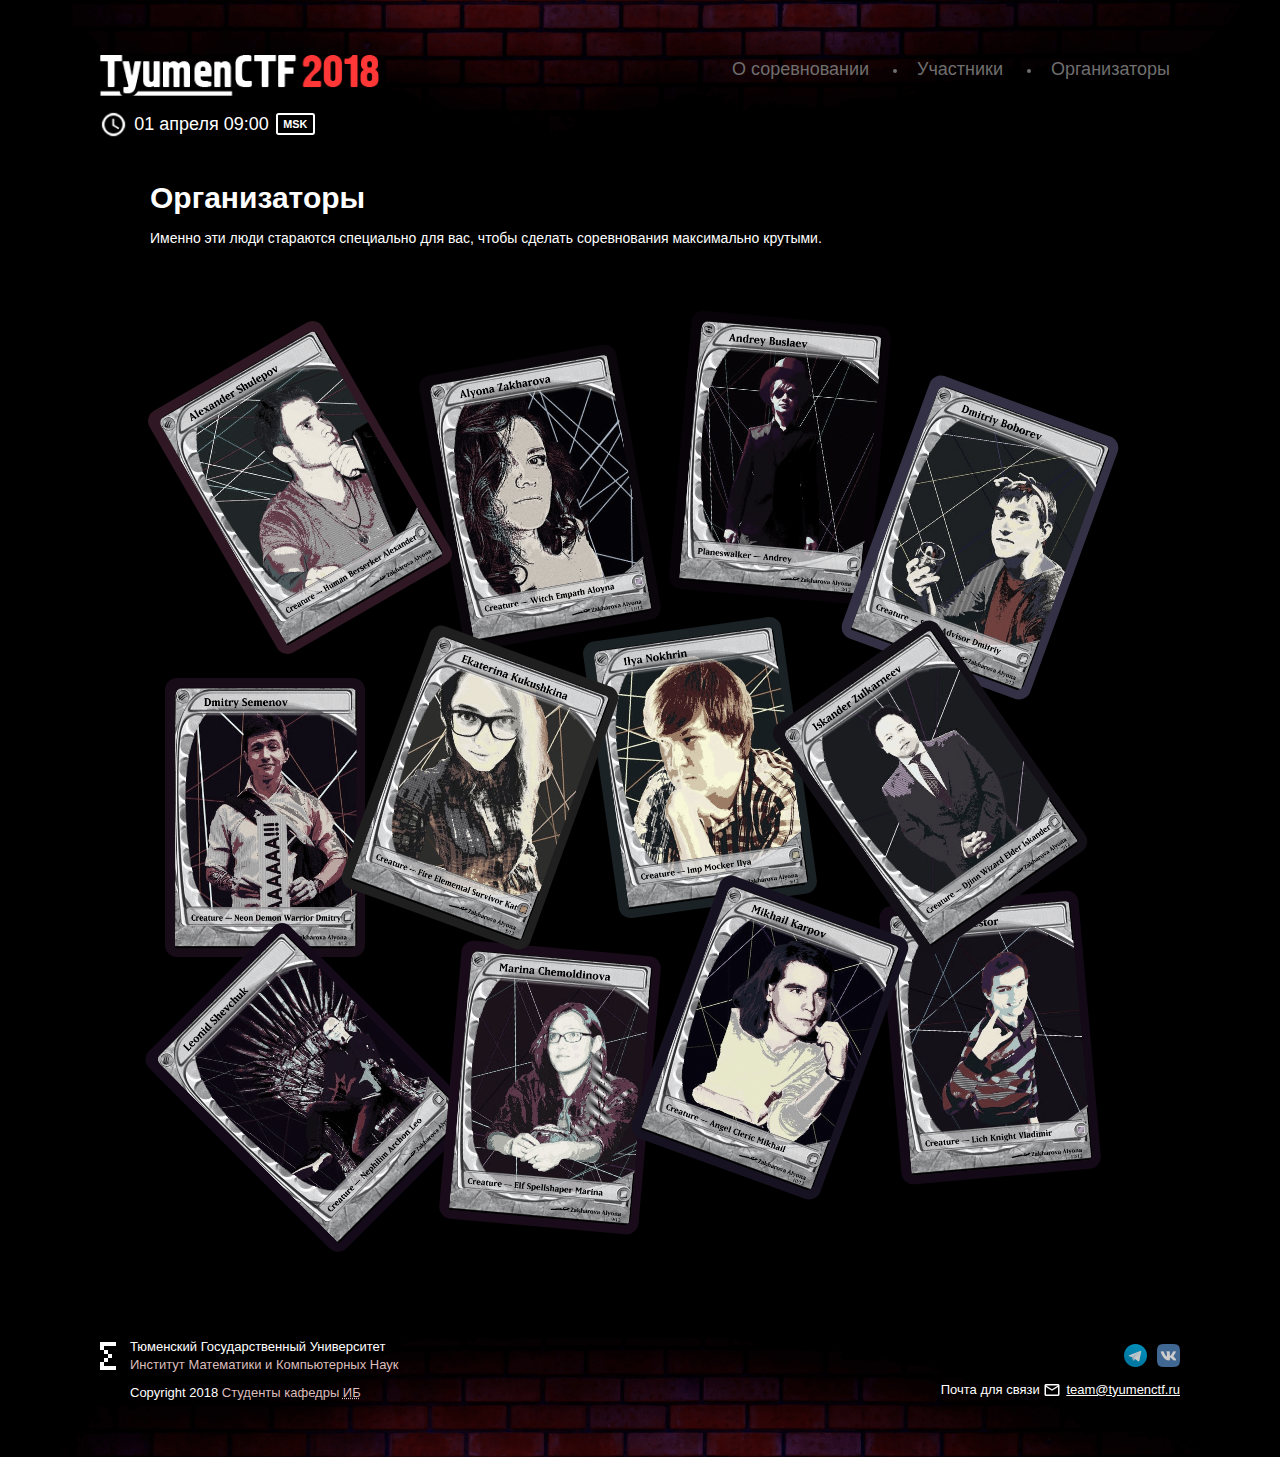
<file: organizers.html>
<!DOCTYPE html>
<html lang="ru">
<head>
    <meta charset="UTF-8">
    <title>TyumenCTF 2018</title>
    <link rel="icon" href="favicon.ico">
    <link rel="stylesheet" href="styles/login.css">
    <link rel="stylesheet" href="styles/scrollbar.css">
	<script type="text/javascript" src="https://vk.com/js/api/openapi.js?152"></script>
	<script type="text/javascript">VK.init({apiId: 6354536, onlyWidgets: true});</script>
</head>
<body>
    <div class="wrapper">
        <header class="head wall-background">
            <div class="head-logo">
                <a href="index.html" class="head-logo-image" title="TyumenCTF 2018">TyumenCTF 2018</a>
                <div class="head-logo-time">
                    <i class="head-logo-time-icon"></i>
                    <span>
                        01&nbsp;апреля&nbsp;09:00
                    </span>
                    <a href="https://www.timeanddate.com/worldclock/fixedtime.html?day=1&month=04&year=2018&hour=09&min=00&sec=00&p1=166" class="head-logo-time-region" target="_blank">Msk</a>
                </div>
            </div>
            <div class="head-menu">
                <ul class="head-menu-list">
                    <li>
                        <a href="about.html" class="head-menu-item head-menu-item-blue">О соревновании</a>
                    </li>
                    <li>
                        <a href="members.html" class="head-menu-item head-menu-item-purple">Участники</a>
                    </li>
                    <li class="last">
                        <a href="organizers.html" class="head-menu-item head-menu-item-green">Организаторы</a>
                    </li>
                </ul>
            </div>
            <div class="clearfix"></div>
        </header>
        <section class="main">
            <div class="main-wrapper">
				<div class="main-content">
                    <div class="main-page-wrapper">
                        <h2 class="page-title">Организаторы</h2>
                        <p>Именно эти люди стараются специально для вас, чтобы сделать соревнования максимально крутыми.</p>
                        <div class="main-org-table">
                            <ul class="main-org-list">
                                <li>
                                    <i class="main-org-item main-org-1" title="Александр Шулепов">Александр Шулепов</i>
                                </li>
                                <li>
                                    <i class="main-org-item main-org-2" title="Алёна Захарова">Алёна Захарова</i>
                                </li>
                                <li>
                                    <i class="main-org-item main-org-3" title="Андрей Буслаев">Андрей Буслаев</i>
                                </li>
                                <li>
                                    <i class="main-org-item main-org-4" title="Дмитрий Бобырев">Дмитрий Бобырев</i>
                                </li>
                                <li>
                                    <i class="main-org-item main-org-5" title="Дмитрий Семёнов">Дмитрий Семёнов</i>
                                </li>
                                <li>
                                    <i class="main-org-item main-org-6" title="Екатерина Кукушкина">Екатерина Кукушкина</i>
                                </li>
                                <li>
                                    <i class="main-org-item main-org-7" title="Илья Нохрин">Илья Нохрин</i>
                                </li>
                                <li>
                                    <i class="main-org-item main-org-8" title="Искандер Зулькарнеев">Искандер Зулькарнеев</i>
                                </li>
                                <li>
                                    <i class="main-org-item main-org-9" title="Леонид Шевчук">Леонид Шевчук</i>
                                </li>
                                <li>
                                    <i class="main-org-item main-org-10" title="Марина Чемолдинова">Марина Чемолдинова</i>
                                </li>
                                <li>
                                    <i class="main-org-item main-org-11" title="Михаил Карпов">Михаил Карпов</i>
                                </li>
                                <li>
                                    <i class="main-org-item main-org-12" title="Владимир Нестор">Владимир Нестор</i>
                                </li>
                            </ul>
                        </div>
                    </div>
				</div>
			</div>
        </section>
        <footer class="bottom wall-background">
            <div class="bottom-copyright-block">
                <div class="bottom-copyright-logo">
                    <i class="bottom-copyright-imkn-logo"></i>
                </div>
                <div class="bottom-copyright-text">
                    <p class="bottom-copyright-text-type1">Тюменский Государственный Университет</p>
                    <p class="bottom-copyright-text-type2">Институт Математики и Компьютерных Наук</p>
                    <div class="bottom-copyright-bottom">
                        <span>Copyright 2018</span> Студенты кафедры <abbr title="Информационной безопасности">ИБ</abbr>
                    </div>
                </div>
                <div class="clearfix"></div>
            </div>
            <div class="bottom-contacts-block">
                <div class="bottom-contact-button-line">
                    <ul class="bottom-contact-list">
                        <li>
                            <a href="https://t.me/tyumenctf" target="_blank" title="Telegram" class="bottom-contact-item bottom-contact-telegram">Telegram</a>
                        </li>
                        <li>
                            <a href="https://vk.com/tyumenctf" target="_blank" title="VK" class="bottom-contact-item bottom-contact-vk">VK</a>
                        </li>
                    </ul>
                </div>
                <div class="button-contact-email-line">
                    Почта для связи <a href="mailto:team@tyumenctf.ru">team@tyumenctf.ru</a>
                </div>
            </div>
            <div class="clearfix"></div>
        </footer>
    </div>
    <script src="scripts/jquery.min.js"></script>
    <script src="scripts/jquery.scrollbar.js"></script>
    <script>
        $(document).ready(function(){
            $('.scrollbar-inner').scrollbar();
        });
    </script>
</body>
</html>
</file>
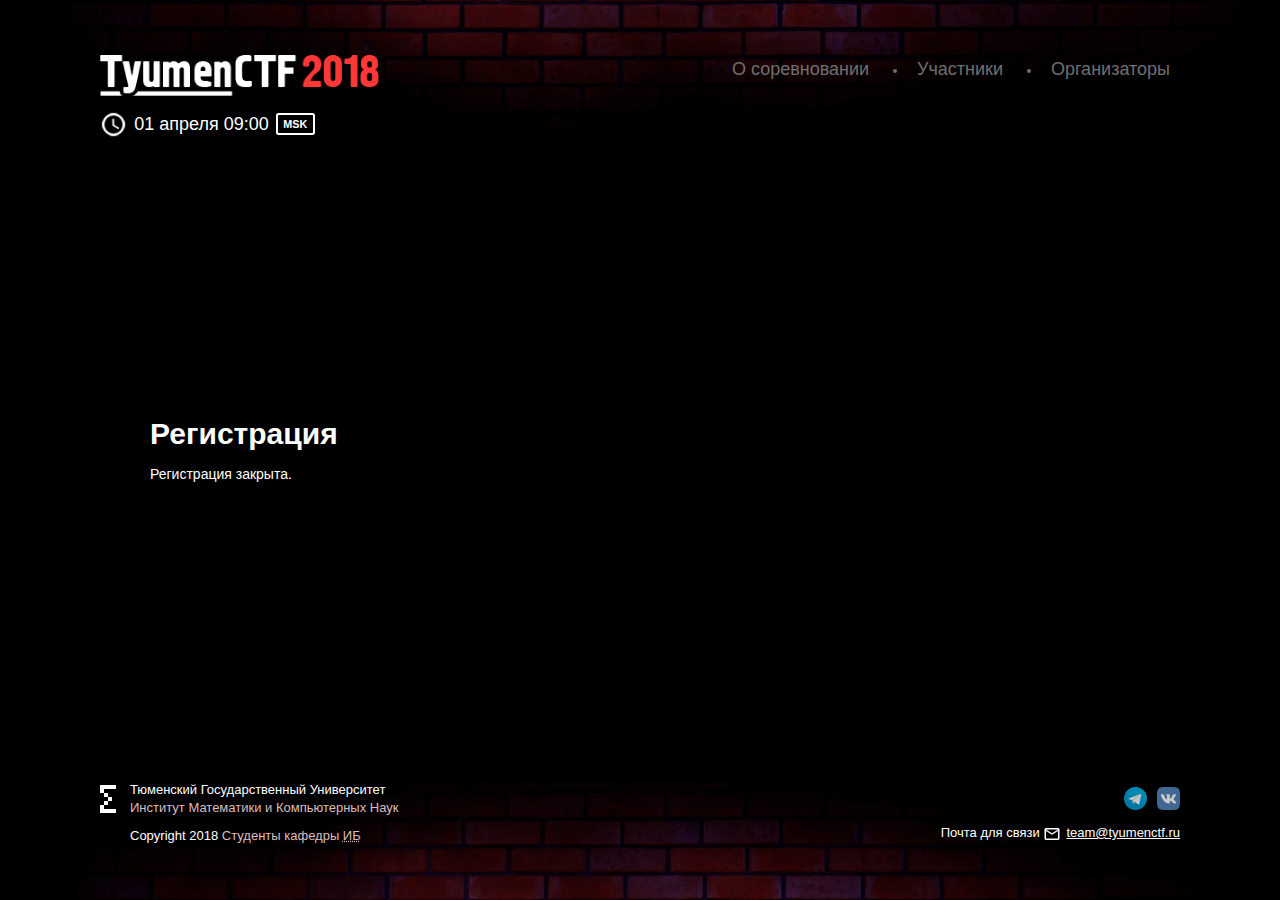
<file: reg.html>
<!DOCTYPE html>
<html lang="ru">
<head>
    <meta charset="UTF-8">
    <title>TyumenCTF 2018</title>
    <link rel="icon" href="favicon.ico">
    <link rel="stylesheet" href="styles/login.css">
	<script type="text/javascript" src="https://vk.com/js/api/openapi.js?152"></script>
	<script type="text/javascript">VK.init({apiId: 6354536, onlyWidgets: true});</script>
</head>
<body>
    <div class="wrapper">
        <header class="head wall-background">
            <div class="head-logo">
                <a href="index.html" class="head-logo-image" title="TyumenCTF 2018">TyumenCTF 2018</a>
                <div class="head-logo-time">
                    <i class="head-logo-time-icon"></i>
                    <span>
                        01&nbsp;апреля&nbsp;09:00
                    </span>
                    <a href="https://www.timeanddate.com/worldclock/fixedtime.html?day=1&month=04&year=2018&hour=09&min=00&sec=00&p1=166" class="head-logo-time-region" target="_blank">Msk</a>
                </div>
            </div>
            <div class="head-menu">
                <ul class="head-menu-list">
                    <li>
                        <a href="about.html" class="head-menu-item head-menu-item-blue">О соревновании</a>
                    </li>
                    <li>
                        <a href="members.html" class="head-menu-item head-menu-item-purple">Участники</a>
                    </li>
                    <li class="last">
                        <a href="organizers.html" class="head-menu-item head-menu-item-green">Организаторы</a>
                    </li>
                </ul>
            </div>
            <div class="clearfix"></div>
        </header>
        <section class="main">
            <div class="main-wrapper">
				<div class="main-content">
                    <div class="main-page-wrapper">
                        <h2 class="page-title">Регистрация</h2>
                        <p>Регистрация закрыта.</p>
                    </div>
                    <!-- <div class="main-page-wrapper">
                        <h2 class="page-title">Регистрация</h2>
                        <form method="post" enctype="multipart/form-data" id="reg-form" onsubmit="SendForm(this); return false;">
                            <div class="reg-form">
                                <div class="reg-title">Команда</div>
                                <div class="reg-team-about">
                                    <div class="reg-team-photo">
                                        <div class="reg-team-uploaded-img" title="Логотип команды" id="img-state-uploaded" style="display: none;">
                                            <a href="#" onclick="RemoveImage(); return false;">✖</a>
                                        </div>
                                        <label class="reg-team-image" title="Логотип команды" id="img-state-empty">
                                            <span>
                                                Логотип<br>команды
                                                <i>Опционально</i>
                                            </span>
                                            <img id="img" src="">
                                            <input type="file" name="logo" onchange="SelectImage(this);" accept="image/x-png,image/gif,image/jpeg" />
                                        </label>
                                    </div>
                                    <div class="reg-team-info">
                                        <input type="text" name="name" placeholder="Название команды" title="Название команды" required autofocus>
                                        <input type="text" name="location" placeholder="Населенный пункт" title="Населенный пункт" required>
                                        <div class="reg-team-school">
                                            <div class="reg-team-school-type">
                                                <select name="type" title="Зачет" required>
                                                    <option value="1">Студенты</option>
                                                    <option value="2">Школьники</option>
                                                </select>
                                            </div>
                                            <div class="reg-team-school-name">
                                                <input type="text" name="name" placeholder="Образовательное учреждение" title="Образовательное учреждение" required>
                                            </div>
                                        </div>
                                    </div>
                                </div>
                                <div class="reg-title">Участники<a href="#" class="reg-title-add-member" id="btn-add-member" onclick="members.Add(); return false;">Добавить участника</a></div>
                                <div class="reg-team-members">
                                    <ul class="reg-team-list" id="member-list">
                                        <li>
                                            <div class="reg-team-item">
                                                <div class="reg-team-member">
                                                    <p style="font-size: 20px;">Капитан</p>
                                                </div>
                                                <div class="reg-team-member-info">
                                                    <input type="text" name="player[name][]" placeholder="ФИО" title="ФИО" required>
                                                    <input type="email" name="player[email][]" placeholder="Электронная почта" title="Электронная почта" required>
                                                </div>
                                                <input type="hidden" name="timezone" value="2" required>
                                            </div>
                                        </li>
                                    </ul>
                                </div>
                                <div class="reg-team-complete">
                                    <div class="reg-team-complete-margin">
                                        <label class="reg-team-complete-agreement"><input type="checkbox" onchange="ToggleAgreementCheckbox(this);"><span>Я осведомлен и подтверждаю согласие всех участников команды на обработку их персональных данных и отнесение их к общедоступным для целей настоящего соревнования.</span></label>
                                        <button type="submit" id="btn-reg" disabled>Зарегистрироваться</button>
                                    </div>
                                </div>
                            </div>
                        </form>
                    </div> -->
				</div>
			</div>
        </section>
        <footer class="bottom wall-background">
            <div class="bottom-copyright-block">
                <div class="bottom-copyright-logo">
                    <i class="bottom-copyright-imkn-logo"></i>
                </div>
                <div class="bottom-copyright-text">
                    <p class="bottom-copyright-text-type1">Тюменский Государственный Университет</p>
                    <p class="bottom-copyright-text-type2">Институт Математики и Компьютерных Наук</p>
                    <div class="bottom-copyright-bottom">
                        <span>Copyright 2018</span> Студенты кафедры <abbr title="Информационной безопасности">ИБ</abbr>
                    </div>
                </div>
                <div class="clearfix"></div>
            </div>
            <div class="bottom-contacts-block">
                <div class="bottom-contact-button-line">
                    <ul class="bottom-contact-list">
                        <li>
                            <a href="https://t.me/tyumenctf" target="_blank" title="Telegram" class="bottom-contact-item bottom-contact-telegram">Telegram</a>
                        </li>
                        <li>
                            <a href="https://vk.com/tyumenctf" target="_blank" title="VK" class="bottom-contact-item bottom-contact-vk">VK</a>
                        </li>
                    </ul>
                </div>
                <div class="button-contact-email-line">
                    Почта для связи <a href="mailto:team@tyumenctf.ru">team@tyumenctf.ru</a>
                </div>
            </div>
            <div class="clearfix"></div>
        </footer>
    </div>
    <script src="scripts/jquery.min.js"></script>
    <!-- <script src="scripts/reg.js"></script> -->
</body>
</html>
</file>
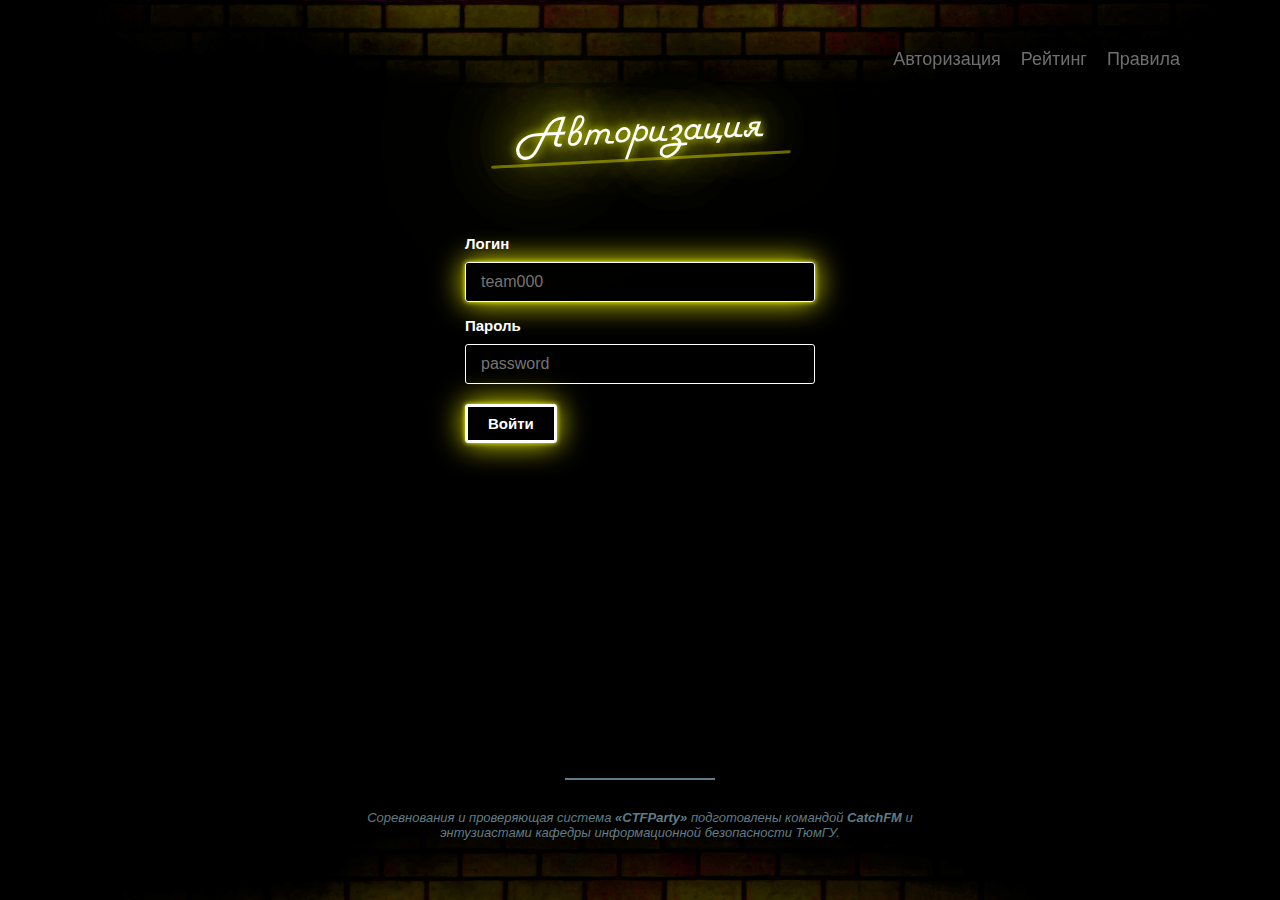
<file: game/login.html>
<!DOCTYPE html>
<html lang="ru">
<head>
    <meta charset="UTF-8">
    <title>TyumenCTF – Авторизация</title>
    <link rel="stylesheet" href="css/style.css">
    <link rel="shortcut icon" href="favicon.ico" type="image/x-icon">
<body>
    <div class="site-wrapper">
        <header class="head back-wall back-wall-y">
            <div class="wrapper">
                <div class="hmenu">
                    <ul class="hmenu-list">
                        <li>
                            <a href="index.html" class="hmenu-item yellow">Авторизация</a>
                        </li>
                        <li>
                            <a href="score.html" class="hmenu-item green">Рейтинг</a>
                        </li>
                        <li>
                            <a href="rules.html" class="hmenu-item red">Правила</a>
                        </li>
                    </ul>
                </div>
                <div class="hlogo">
                    <i class="hlogo-image"></i>
                </div>
                <div class="clearfix"></div>
            </div>
        </header>
        
        
        
        
        
        <section class="site-content">
            <div class="wrapper">
                <h1 class="page-title yellow">Авторизация</h1>
                <form onsubmit="Auth(this);return false;" class="auth-form">
                    <label class="auth-group">
                        <p>Логин</p>
                        <input type="text" name="login" placeholder="team000" autofocus required>
                    </label>
                    <label class="auth-group">
                        <p>Пароль</p>
                        <input type="password" name="password" placeholder="password" required>
                    </label>
                    <button type="submit" class="auth-button">Войти</button>
                </form>
            </div>
       </section>
       
       
       
       
       
       
       <footer class="footer back-wall back-wall-y">
            <div class="wrapper">
                <div class="footer-hr"></div>
                <div class="footer-text">Соревнования и проверяющая система <strong>«CTFParty»</strong> подготовлены командой <strong>CatchFM</strong> и<br> энтузиастами кафедры информационной безопасности ТюмГУ.</div>
            </div>
        </footer>
    </div>
    <section id="notify-container" class="notify-container">
    </section>
    <script src="js/jquery-3.3.1.min.js"></script>
    <script src="js/script.js"></script>
</body>
</html>
</file>
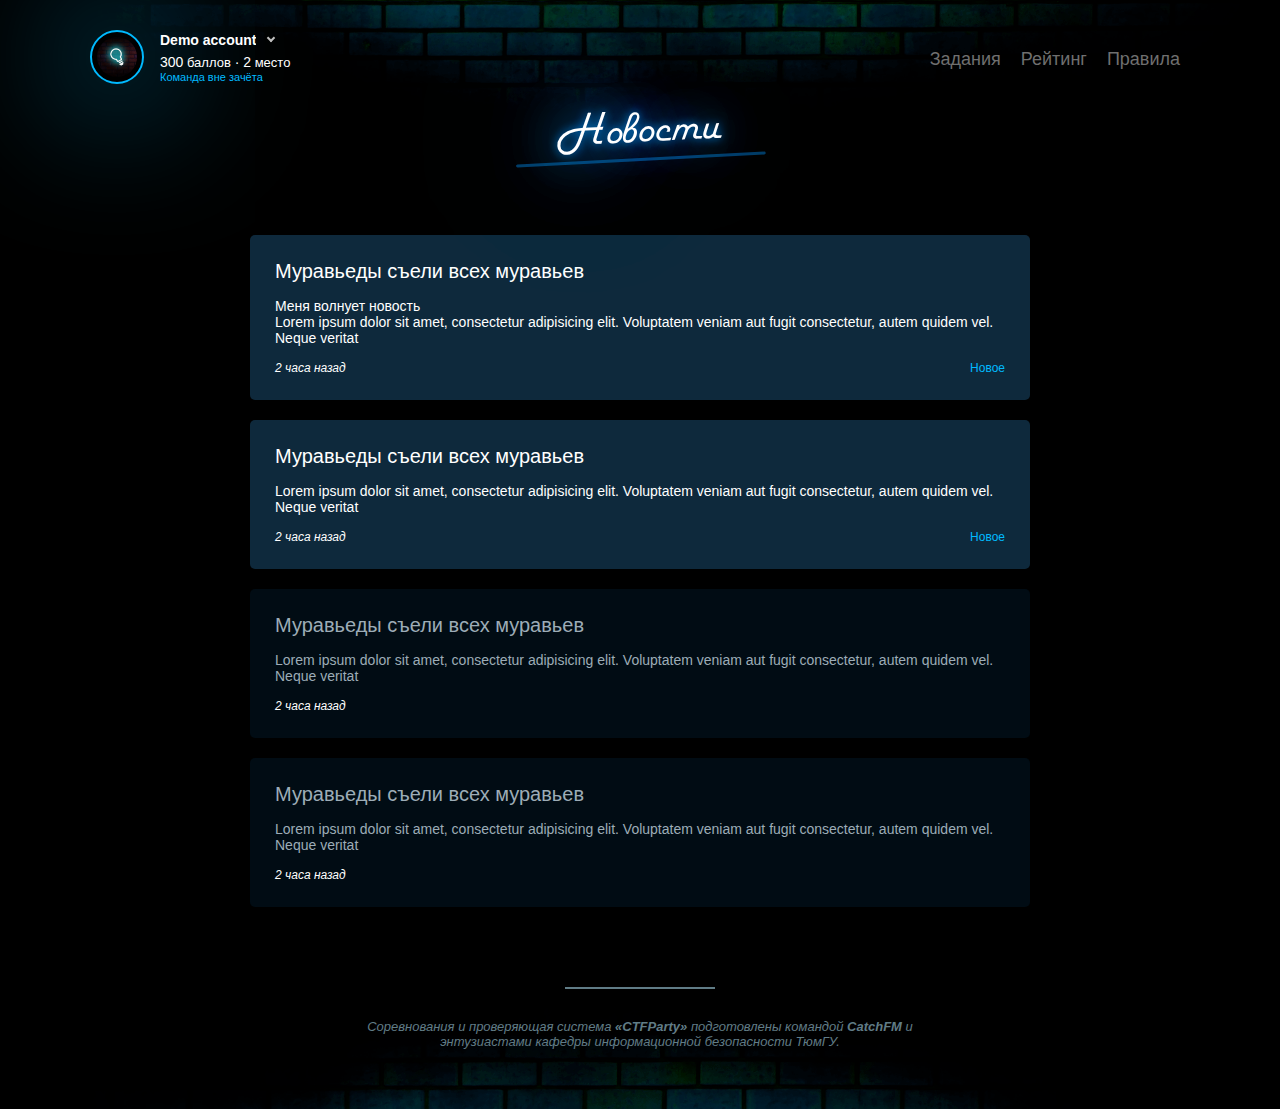
<file: game/news.html>
<!DOCTYPE html>
<html lang="ru">
<head>
    <meta charset="UTF-8">
    <title>TyumenCTF – Новости</title>
    <link rel="stylesheet" href="css/style.css">
    <link rel="shortcut icon" href="favicon.ico" type="image/x-icon">
</head>
<body>
    <div class="site-wrapper">
        <header class="head back-wall back-wall-b">
            <div class="wrapper">
                <div class="hteam">
                    <div class="hteam-left">
                        <img src="../default-icons/cyan_01.jpg" alt="logo" class="hteam-photo">
                    </div>
                    <div class="hteam-right">
                        <div class="hteam-title">
                            <span class="hteam-name" title="Demo account">Demo account</span>
                            <span class="hteam-arrow-expand" tabindex="1">
                                <i></i>
                            </span>
                            <ul class="hteam-menu-list" tabindex="2">
                                <li>
                                    <a href="../" class="hteam-menu-item">Выход</a>
                                </li> 
                            </ul>
                        </div>
                        <div class="hteam-position">
                            <span class="hteam-point"><span id="point-count">300</span> баллов</span>
                            &middot;
                            <span class="hteam-place"><span id="place-number">2</span> место</span>
                        </div>
                        <div class="hteam-type">Команда вне зачёта</div>
                    </div>
                    <div class="clearfix"></div>
                </div>
                <div class="hmenu">
                    <ul class="hmenu-list">
                        <li>
                            <a href="index.html" class="hmenu-item yellow">Задания</a>
                        </li>
                        <li>
                            <a href="score.html" class="hmenu-item green">Рейтинг</a>
                        </li>
                        <li>
                            <a href="rules.html" class="hmenu-item red">Правила</a>
                        </li>
                    </ul>
                </div>
                <div class="hlogo">
                    <i class="hlogo-image"></i>
                </div>
                <div class="clearfix"></div>
            </div>
        </header>
        <section class="site-content">
            <div class="wrapper">
                <h1 class="page-title blue">Новости</h1>
                <ul class="news-list">
                    <li class="news-item new">
                       <div class="news-title">Муравьеды съели всех муравьев</div>
                        <div class="news-text"><p>Меня волнует новость</p>
						
						Lorem ipsum dolor sit amet, consectetur adipisicing elit. Voluptatem veniam aut fugit consectetur, autem quidem vel. Neque veritat</div>
                        <div class="news-description">
                            <div class="mews-date">2 часа назад</div>
                        </div>
                    </li>
                    <li class="news-item new">
                       <div class="news-title">Муравьеды съели всех муравьев</div>
                        <div class="news-text">Lorem ipsum dolor sit amet, consectetur adipisicing elit. Voluptatem veniam aut fugit consectetur, autem quidem vel. Neque veritat</div>
                        <div class="news-description">
                            <div class="mews-date">2 часа назад</div>
                        </div>
                    </li>
                    <li class="news-item">
                       <div class="news-title">Муравьеды съели всех муравьев</div>
                        <div class="news-text">Lorem ipsum dolor sit amet, consectetur adipisicing elit. Voluptatem veniam aut fugit consectetur, autem quidem vel. Neque veritat</div>
                        <div class="news-description">
                            <div class="mews-date">2 часа назад</div>
                        </div>
                    </li>
                    <li class="news-item">
                       <div class="news-title">Муравьеды съели всех муравьев</div>
                        <div class="news-text">Lorem ipsum dolor sit amet, consectetur adipisicing elit. Voluptatem veniam aut fugit consectetur, autem quidem vel. Neque veritat</div>
                        <div class="news-description">
                            <div class="mews-date">2 часа назад</div>
                        </div>
                    </li>
                </ul>
            </div>
       </section>
       <footer class="footer back-wall back-wall-b">
            <div class="wrapper">
                <div class="footer-hr"></div>
                <div class="footer-text">Соревнования и проверяющая система <strong>«CTFParty»</strong> подготовлены командой <strong>CatchFM</strong> и<br> энтузиастами кафедры информационной безопасности ТюмГУ.</div>
            </div>
        </footer>
    </div>
    <section id="notify-container" class="notify-container">
    </section>
    <script src="js/jquery-3.3.1.min.js"></script>
    <script src="js/script.js"></script>
</body>
</html>
</file>
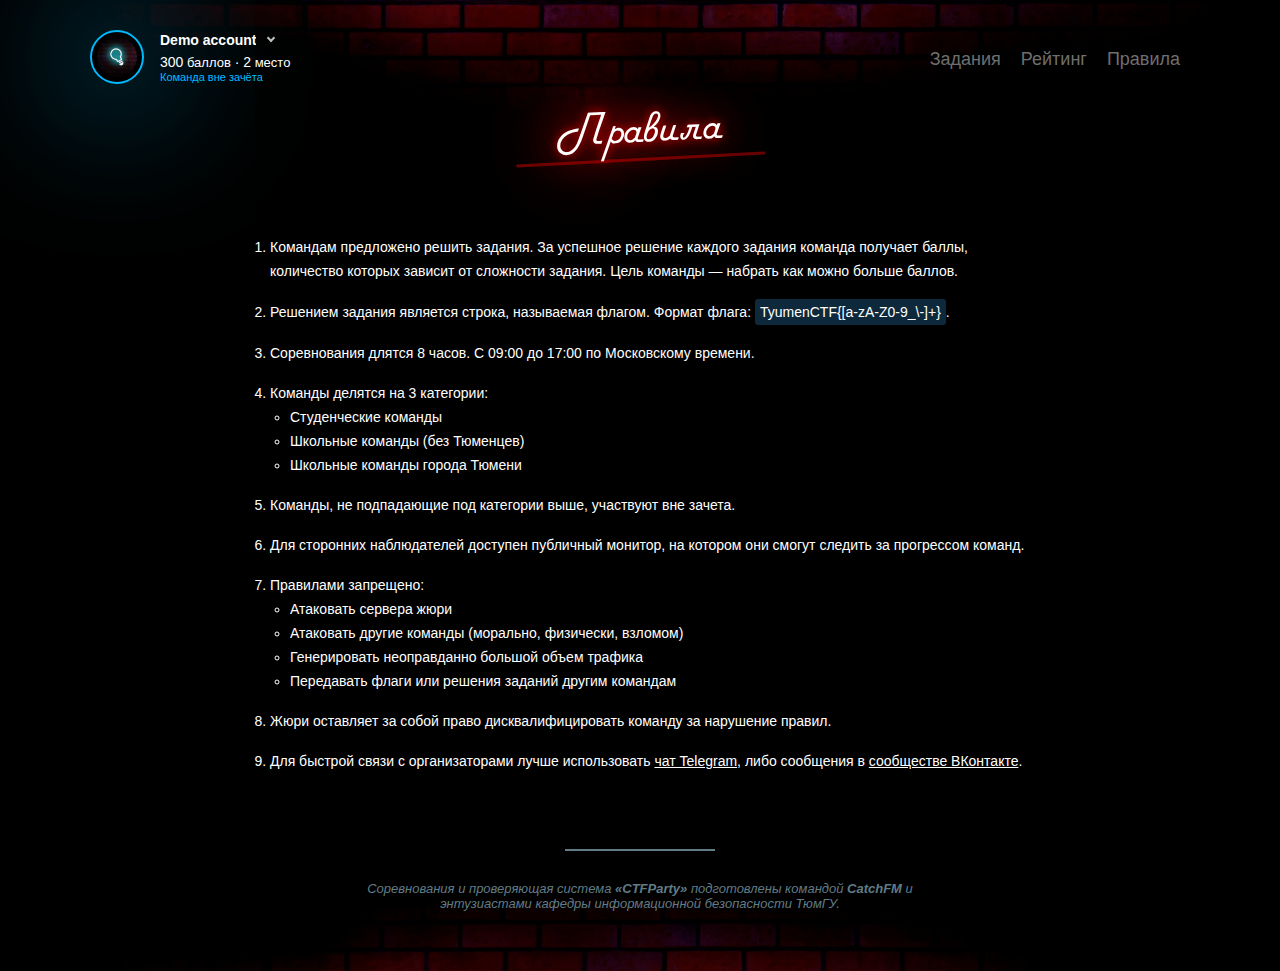
<file: game/rules.html>
<!DOCTYPE html>
<html lang="ru">
<head>
    <meta charset="UTF-8">
    <title>TyumenCTF – Рейтинг</title>
    <link rel="stylesheet" href="css/style.css">
    <link rel="shortcut icon" href="favicon.ico" type="image/x-icon">
</head>
<body>
    <div class="site-wrapper">
        <header class="head back-wall back-wall-r">
            <div class="wrapper">
                <div class="hteam">
                    <div class="hteam-left">
                        <img src="../default-icons/cyan_01.jpg" alt="logo" class="hteam-photo">
                    </div>
                    <div class="hteam-right">
                        <div class="hteam-title">
                            <span class="hteam-name" title="Demo account">Demo account</span>
                            <span class="hteam-arrow-expand" tabindex="1">
                                <i></i>
                            </span>
                            <ul class="hteam-menu-list" tabindex="2">
                                <li>
                                    <a href="../" class="hteam-menu-item">Выход</a>
                                </li> 
                            </ul>
                        </div>
                        <div class="hteam-position">
                            <span class="hteam-point"><span id="point-count">300</span> баллов</span>
                            &middot;
                            <span class="hteam-place"><span id="place-number">2</span> место</span>
                        </div>
                        <div class="hteam-type">Команда вне зачёта</div>
                    </div>
                    <div class="clearfix"></div>
                </div>
                <div class="hmenu">
                    <ul class="hmenu-list">
                        <li>
                            <a href="index.html" class="hmenu-item yellow">Задания</a>
                        </li>
                        <li>
                            <a href="score.html" class="hmenu-item green">Рейтинг</a>
                        </li>
                        <li>
                            <a href="rules.html" class="hmenu-item red">Правила</a>
                        </li>
                    </ul>
                </div>
                <div class="hlogo">
                    <i class="hlogo-image"></i>
                </div>
                <div class="clearfix"></div>
            </div>
        </header>
        <section class="site-content">
            <div class="wrapper">
                <h1 class="page-title red">Правила</h1>
                <ol class="rule-list">
                    <li>
                        Командам предложено решить задания. За успешное решение каждого задания команда получает баллы, количество которых зависит от сложности задания. Цель команды — набрать как можно больше баллов.
                    </li>
                    <li>
                        Решением задания является строка, называемая флагом. Формат флага: <span class="rule-flag">TyumenCTF{[a-zA-Z0-9_\-]+}</span>.
                    </li>
                    <li>
                        Соревнования длятся 8 часов. C 09:00 до 17:00 по Московскому времени.
                    </li>
                    <li>
                        Команды делятся на 3 категории:
                        <ul>
                            <li>Студенческие команды</li>
                            <li>Школьные команды (без Тюменцев)</li>
                            <li>Школьные команды города Тюмени</li>
                        </ul>
                    </li>
                    <li>
                        Команды, не подпадающие под категории выше, участвуют вне зачета.
                    </li>
                    <li>
                        Для сторонних наблюдателей доступен публичный монитор, на котором они смогут следить за прогрессом команд.
                    </li>
                    <li>
                        Правилами запрещено:
                        <ul>
                            <li>Атаковать сервера жюри</li>
                            <li>Атаковать другие команды (морально, физически, взломом)</li>
                            <li>Генерировать неоправданно большой объем трафика</li>
                            <li>Передавать флаги или решения заданий другим командам</li>
                        </ul>
                    </li>
                    <li>
                        Жюри оставляет за собой право дисквалифицировать команду за нарушение правил.
                    </li>
                    <li>
                        Для быстрой связи с организаторами лучше использовать <a href="https://t.me/tyumenctf" target="_blank">чат Telegram</a>, либо сообщения в <a href="https://vk.com/tyumenctf" target="_blank">сообществе ВКонтакте</a>.
                    </li>
                </ol>
            </div>
        </section>
        <footer class="footer back-wall back-wall-r">
            <div class="wrapper">
                <div class="footer-hr"></div>
                <div class="footer-text">Соревнования и проверяющая система <strong>«CTFParty»</strong> подготовлены командой <strong>CatchFM</strong> и<br> энтузиастами кафедры информационной безопасности ТюмГУ.</div>
            </div>
        </footer>
    </div>
    <section id="notify-container" class="notify-container">
    </section>
    <script src="js/jquery-3.3.1.min.js"></script>
    <script src="js/script.js"></script>
</body>
</html>
</file>
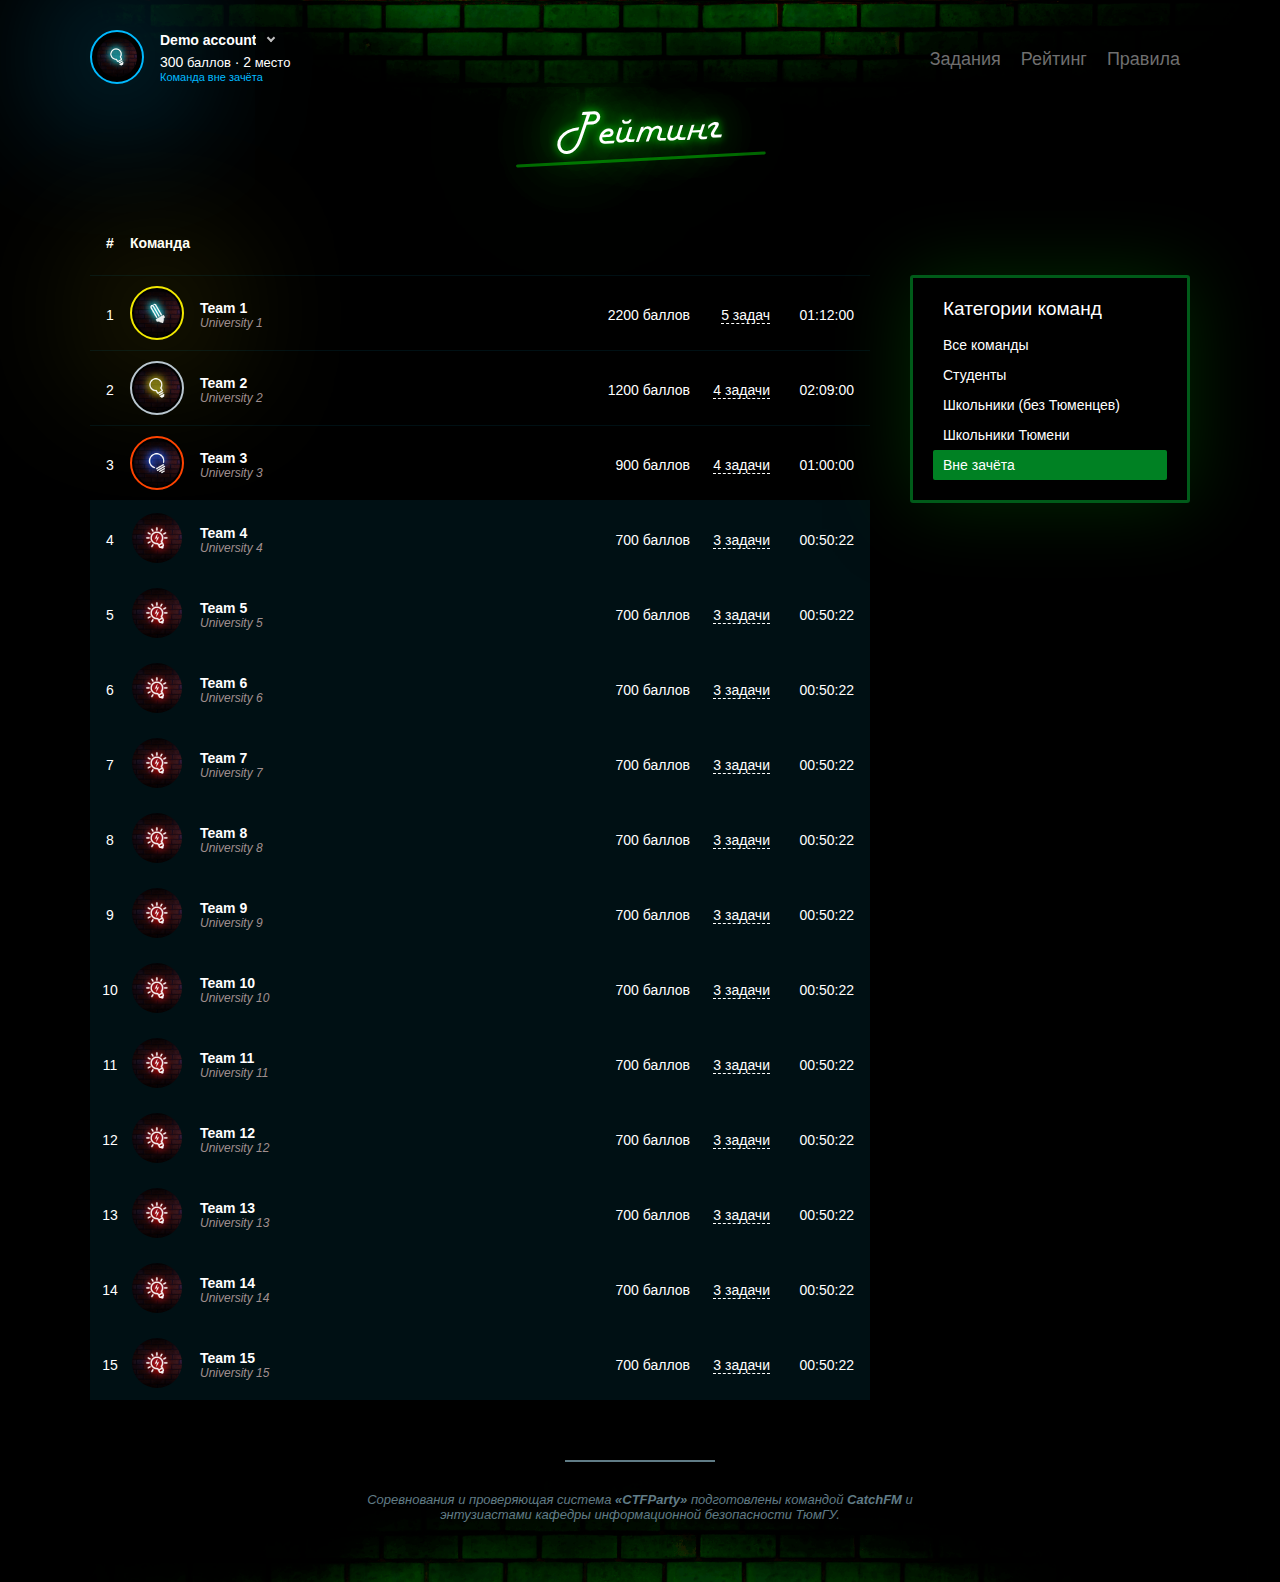
<file: game/score.html>
<!DOCTYPE html>
<html lang="ru">
<head>
    <meta charset="UTF-8">
    <title>TyumenCTF – Рейтинг</title>
    <link rel="stylesheet" href="css/style.css">
    <link rel="shortcut icon" href="favicon.ico" type="image/x-icon">
</head>
<body>
    <div class="site-wrapper">
        <header class="head back-wall back-wall-g">
            <div class="wrapper">
                <div class="hteam">
                    <div class="hteam-left">
                        <img src="../default-icons/cyan_01.jpg" alt="logo" class="hteam-photo">
                    </div>
                    <div class="hteam-right">
                        <div class="hteam-title">
                            <span class="hteam-name" title="Demo account">Demo account</span>
                            <span class="hteam-arrow-expand" tabindex="1">
                                <i></i>
                            </span>
                            <ul class="hteam-menu-list" tabindex="2">
                                <li>
                                    <a href="../" class="hteam-menu-item">Выход</a>
                                </li> 
                            </ul>
                        </div>
                        <div class="hteam-position">
                            <span class="hteam-point"><span id="point-count">300</span> баллов</span>
                            &middot;
                            <span class="hteam-place"><span id="place-number">2</span> место</span>
                        </div>
                        <div class="hteam-type">Команда вне зачёта</div>
                    </div>
                    <div class="clearfix"></div>
                </div>
                <div class="hmenu">
                    <ul class="hmenu-list">
                        <li>
                            <a href="index.html" class="hmenu-item yellow">Задания</a>
                        </li>
                        <li>
                            <a href="score.html" class="hmenu-item green">Рейтинг</a>
                        </li>
                        <li>
                            <a href="rules.html" class="hmenu-item red">Правила</a>
                        </li>
                    </ul>
                </div>
                <div class="hlogo">
                    <i class="hlogo-image"></i>
                </div>
                <div class="clearfix"></div>
            </div>
        </header>
        <section class="site-content">
            <div class="wrapper">
                <h1 class="page-title green">Рейтинг</h1>
                <div class="rating-body">
                    <div class="rating-sort-block">
                        <div class="rating-sort-table">Категории команд</div>
                        <ul class="sort-chbox-list">
                            <li>
                                <input type="radio" name="category" value="0" class="sort-chbox" onchange="GetCategory(0);" id="category0" checked>
                                <label class="sort-chbox-item" for="category0">Все команды</label>
                            </li>
                            <li>
                                <input type="radio" name="category" value="1" class="sort-chbox" onchange="GetCategory(1);" id="category1" checked>
                                <label class="sort-chbox-item" for="category1">Студенты</label>
                            </li>
                            <li>
                                <input type="radio" name="category" value="2" class="sort-chbox" onchange="GetCategory(2);" id="category2" checked>
                                <label class="sort-chbox-item" for="category2">Школьники (без Тюменцев)</label>
                            </li>
                            <li>
                                <input type="radio" name="category" value="3" class="sort-chbox" onchange="GetCategory(3);" id="category3" checked>
                                <label class="sort-chbox-item" for="category3">Школьники Тюмени</label>
                            </li>
                            <li>
                                <input type="radio" name="category" value="4" class="sort-chbox" onchange="GetCategory(4);" id="category4" checked>
                                <label class="sort-chbox-item" for="category4">Вне зачёта</label>
                            </li>
                        </ul>
                    </div>
                    <div class="rating-table-block" id="rating-table-content"></div>
                    <div class="clearfix"></div>
                </div>
            </div>
        </section>
        <footer class="footer back-wall back-wall-g">
            <div class="wrapper">
                <div class="footer-hr"></div>
                <div class="footer-text">Соревнования и проверяющая система <strong>«CTFParty»</strong> подготовлены командой <strong>CatchFM</strong> и<br> энтузиастами кафедры информационной безопасности ТюмГУ.</div>
            </div>
        </footer>
    </div>
    <section id="rating-team-tasks-modal" class="modal">
        <div class="modal-window" style="width:400px;">
            <div class="modal-head">
                <span class="close modal-close-icon" title="Закрыть">&times;</span>
                <div class="modal-head-text" id="rating-team-tasks-head"></div>
                <div class="clearfix"></div>
            </div>
            <div class="modal-content" id="rating-team-tasks-content"></div>
        </div>
    </section>
    <section id="notify-container" class="notify-container">
    </section>
    <script src="js/jquery-3.3.1.min.js"></script>
    <script src="js/script.js"></script>
    <script>
        $(document).ready(function(){
            GetCategory(1);
            teamTaskModal = new InitModal("rating-team-tasks-modal", true);
        });
    </script>
</body>
</html>
</file>
<file: styles/login.css>
* {
    margin: 0;
    padding: 0;
    font-size: 14px;
    color: #fff;
    font-family: 'Segoe UI', Tahome, Arial;
}

body, html {
    background: #000;
    position: relative;
    height: 100%;
}

.wrapper {
    height: 100%;
    width: 100%;
    overflow-x: hidden;
    min-width: 1080px;
    position: relative;
    display: table;
}

.head {
    width: 100%;
}

.bottom {
    width: 100%;
}

.clearfix {
    display: block;
    clear: both;
}

.head-logo {
    float: left;
    width: 340px;
    padding: 55px 0 0 100px;
    
}

.head-logo-image {
    background: url('../images/text-logo.png') no-repeat;
    background-size: 310px 46px;
    width: 310px;
    height: 46px;
    display: block;
    font-size: 0;
}

.head-logo-time {
    display: block;
    margin-top: 16px;
    font-size: 0;
}

.head-logo-time span {
    vertical-align: middle;
    display: inline-block;
    font-size: 20px;
    line-height: 30px;
    margin: 0 8px;
}

.head-logo-time-region {
    line-height: 20px;
    vertical-align: middle;
    display: inline-block;
    border: 3px solid #fff;
    padding: 0 6px;
    border-radius: 3px;
    text-decoration: none;
    text-transform: uppercase;
    font-weight: 600;
    font-size: 12px;
    transition: all 0.2s ease-out;
}

.head-logo-time-region:hover {
    background-color: #fff;
    color: #000;
    box-shadow: 0 0 5px #ff0000, 0 0 30px #ff0000;
}

.head-logo-time-icon {
    background: url('../images/start-time-icon.png') no-repeat;
    background-size: 30px 30px;
    width: 30px;
    height: 30px;
    display: inline-block;
    vertical-align: middle;
    font-size: 0;
}

.head-menu {
    margin-left: 440px;
    text-align: right;
    padding: 55px 100px 0 0;
}

.head-menu-list {
    margin: 0;
    padding: 0;
    list-style: none;
    font-size: 0;
}

.head-menu-list li {
    font-size: 14px;
    display: inline;
}

.head-menu-list li:after {
    content: '';
    height: 4px;
    width: 4px;
    border-radius: 2px;
    background: #6f6f6f;
    line-height: 22px;
    display: inline-block;
    margin: 0 10px;
}

.head-menu-list li.last:after  {
    display: none;
}

.head-menu-item {
    padding: 4px 10px;
    font-size: 20px;
    text-decoration: none;
    color: #6f6f6f;
    font-weight: 500;
    transition: color 0.2s ease-out;
    display: inline-block;
    vertical-align: middle;
    position: relative;
}

.head-menu-item:before{
    content: '';
    display: block;
    width: 60%;
    height: 15px;
    background: #fff;
    position: absolute;
    top: -70px;
    left: 20%;
    opacity: 0;
    transition: all 0.3s ease-out;
}

.head-menu-item-blue:before {
    box-shadow: 0 0 40px #00f, 0 0 40px #00f, 0 0 40px #00f, 0 0 40px #00f, 0 0 80px #00f, 0 0 80px #00f, 0 0 80px #00f, 0 0 120px #00f, 0 0 120px #00f, 0 0 120px #00f, 0 0 120px #00f, 0 0 120px #00f, 0 0 120px #00f, 0 0 120px #00f, 0 0 120px #00f;
}

.head-menu-item-purple:before {
    box-shadow: 0 0 40px #f0f, 0 0 40px #f0f, 0 0 40px #f0f, 0 0 40px #f0f, 0 0 80px #f0f, 0 0 80px #f0f, 0 0 80px #f0f, 0 0 120px #f0f, 0 0 120px #f0f, 0 0 120px #f0f, 0 0 120px #f0f, 0 0 120px #f0f;
}

.head-menu-item-green:before {
    box-shadow: 0 0 40px #0f0, 0 0 40px #0f0, 0 0 40px #0f0, 0 0 40px #0f0, 0 0 80px #0f0, 0 0 80px #0f0, 0 0 80px #0f0, 0 0 120px #0f0, 0 0 120px #0f0, 0 0 120px #0f0;
}

.head-menu-item:hover:before {
    opacity: 1;
}

.head-menu-item:hover {
    color: #fff;
}

.main {
    width: 100%;
    height: 100%;
    display: table-row;
}

.main-wrapper {
	display: table;
	height: 100%;
	width: 100%;
    min-height: 400px;
}
.main-content {
	display: table-cell;
	vertical-align: middle;
}
.main-background {
    background: url('../images/wall.png') no-repeat;
    background-size: 1480px;
    margin: -80px auto 60px auto;
    background-position: 50% 0;
}

.main-picture-block {
    width: 750px;
    height: 450px;
    display: block;
    margin: 0 auto;
    position: relative;
    overflow: unset;
    pointer-events:none;
}

.main-timer {
    position: absolute;
    top: 244px;
    left: 471px;
    font-size: 37px;
}

.main-timer2 {
    position: absolute;
    top: 354px;
    left: 543px;
    font-size: 25px;
    background: #000;
    display: block;
    height: 34px;
    width: 87px;
    padding: 0 6px;
    line-height: 34px;
    display: none;
}

.main-flag {
    width: 530px;
    height: 530px;
    margin-left: -120px;
    position: relative;
	pointer-events: none;
}

.main-flag-state1 {
    position: absolute;
    background: url('../images/flag-state1.png') no-repeat;
    background-size: 530px 530px;
    width: 530px;
    height: 530px;
    display: block;
    left: 0;
    top: 0;
}

.main-flag-state2 {
    position: absolute;
    background: url('../images/flag-state2.png') no-repeat;
    background-size: 530px 530px;
    width: 530px;
    height: 530px;
    display: block;
    left: 0;
    top: 0;
    zoom: 1;
	filter: alpha(opacity=50);
	opacity: 0.5;
}

.main-text-block {
	max-width: 980px;
	width: 100%;
	display: block;
	margin: 0 auto;
}

.main-text-block p, .main-text-block p>* {
	width: 100%;
	text-align: center;
	font-size: 16px;
	line-height: 28px;
}

.login-button {
	line-height: 40px;
	padding: 0 30px;
	border: 3px solid #fff;
	border-radius: 2px;
	display: inline-block;
	font-size: 18px;
	text-decoration: none;
	box-shadow: 0 0 40px #f00;
	transition: all 0.2s ease-out;
	font-weight: 600;
}

.login-button:hover{
	background: #fff;
	color: #f00;
	box-shadow: 0 0 40px #f00, 0 0 60px #f00;
}

.main-text-button {
	margin: 40px auto 20px;
	display: table;
}

.main-text-button-green {
	box-shadow: 0 0 40px #00d149;
}

.main-text-button-green:hover {
	color: #00d149;
	box-shadow: 0 0 40px #00d149, 0 0 60px #00d149;
}

.bottom-copyright-block {
	padding: 0 0 55px 100px;
	float: left;
	width: 400px;
}

.bottom-contacts-block {
	padding: 0 100px 55px 0;
	float: right;
}

.bottom-copyright-logo {
	width: 30px;
	float: left;
}
.bottom-copyright-text {
	margin-left: 30px;
}

.bottom-copyright-text-type1 {
	font-size: 13px;
	line-height: 18px;
	display: block;
}

.bottom-copyright-text-type2 {
	font-size: 13px;
	line-height: 18px;
	display: block;
	color: #dcbcbc;
}

.bottom-copyright-bottom, .bottom-copyright-bottom>* {
	font-size: 13px;
	line-height: 18px;
	color: #dcbcbc;
}

.bottom-copyright-bottom span {
	color: #fff;
}

.bottom-copyright-bottom {
	margin-top: 10px;
}

.bottom-copyright-imkn-logo {
	display: block;
	width: 16px;
	height: 28px;
	background: url('../images/imkn-logo.png') no-repeat;
	background-size: 16px 28px;
	margin-top: 4px;
}

.bottom-contact-button-line {
	display: block;
	font-size: 0;
	margin: 6px 0;
	text-align: right;
}

.bottom-contact-list {
	display: inline-block;
	margin: 0;
	padding: 0;
	list-style: none;
	vertical-align: middle;
	font-size: 0;
}
.bottom-contact-list li {
	display: inline-block;
}

.bottom-contact-item {
	width: 23px;
	height: 23px;
	background: url('../images/social.png') no-repeat;
	background-size: 47px 23px;
	font-size: 0;
	display: block;
	margin-right: 10px;
	opacity: 0.8;
	transition: opacity 0.2s ease-out;
}

.bottom-contact-list>:last-child .bottom-contact-item {
    margin-right: 0;
}

.bottom-contact-item:hover {
	opacity: 1;
}

.bottom-contact-vk-widget {
	display: inline-block;
    vertical-align: middle;
    width: 155px!important;
	padding-left: 10px;
    border-left: 1px solid #3a3a3a;
}

.button-contact-email-line {
	font-size: 13px;
    line-height: 18px;
    margin-top: 14px;
}

.button-contact-email-line a {
	font-size: 13px;
    line-height: 18px;
	text-align: right;
}

.button-contact-email-line a:before {
	content: '';
	height: 18px;
	width: 18px;
	display: inline-block;
	vertical-align: middle;
	margin-right: 5px;
	background: url('../images/contact-email.png') no-repeat;
	background-size: 18px 18px;
}

.bottom-contact-telegram {
	background-position: -24px 0;
}

.bottom-contact-vk {
	background-position: 0 0;
}

.main-page-wrapper {
    margin: 30px auto;
    max-width: 1180px;
    width: 100%;
    display: block;
    padding: 20px 100px 30px 100px;
    box-sizing: border-box;
}

.main-mappage-wrapper {
    margin: 30px auto;
    max-width: 1400px;
    width: 100%;
    display: block;
    padding: 0 30px 30px 30px;
    box-sizing: border-box;
}
.main-map-wrapper {
    display: block;
    margin-right: 280px;
    padding-right: 30px;
    box-sizing: border-box;
    position: relative;
}

.main-page-wrapper * {
    font-size: 16px;
    line-height: 25px;
}

.main-map-members-wrapper {
    float: right;
    width: 280px;
    height: 600px;
    box-shadow: 0 0 203px #420000;
    border-radius: 3px;
    box-sizing: border-box;
    overflow-x: hidden;
    overflow-y: auto;
    display: block;
}

.main-map-yandex {
    background: #ecf3e7;
    z-index: 1;
}

.team-list {
    padding: 0 10px;
    box-sizing: border-box;
    width: 100%;
	max-width: 300px;
    display: block;
}

.team-list li {
    margin: 0;
    padding: 0;
    list-style: none;
    margin: 10px 0;
}

.team-list-item {
    width: 40px;
    height: 40px;
    border-radius: 20px;
    float: left;
}

.team-list-info {
    margin-left: 50px;
    margin-right: 10px;
}

.team-list-name {
    font-weight: 600;
    font-size: 14px;
    word-break: break-word;
}

.team-list-location {
    font-size: 13px;
    color: #a98d8d;
    word-break: break-word;
}

.main-map-yandex .ymaps-2-1-60-map {
    width: 100%!important;
}
.main-org-table {
    margin-top: 50px;
}

.main-org-list {
    height: 730px;
    width: 100%;
    position: relative;
}

.main-org-list li {
    margin: 0;
    padding: 0;
    list-style: none;
}

.head.wall-background {
    background: url(../images/wall.png) no-repeat;
    background-size: 1220px;
    background-position: 50% -290px;
}

.bottom.wall-background {
    background: url(../images/wall.png) no-repeat;
    background-size: 1220px;
    background-position: 50% -35px;
    background-position: 50% -35px;
}

.main-org-item {
    width: 200px;
    height: 279px;
    display: block;
    position: absolute;
    top: 0;
    left: 0;
    border-radius: 12px;
    background: url('../images/cards/1.png') no-repeat;
    background-size: cover;
    overflow: hidden;
    filter: grayscale(0.75);
    transition: all 0.2s ease-out;
    font-size: 0!important;
}

.main-org-item:hover {
    filter: grayscale(0);
    transform: rotate(0);
    width: 300px;
    height: 418px;
    border-radius: 15px;
    z-index: 555;
}

.main-org-1:hover {
    box-shadow: 0 0 1000px #740000;
    top: 50px;
    left: 50px;
}
.main-org-2:hover {
    box-shadow: 0 0 1000px #fffbc8;
    top: 60px;
    left: 230px;
}
.main-org-3:hover {
    box-shadow: 0 0 1000px #05001c, 0 0 1000px #05001c, 0 0 1000px #05001c;
    top: 20px;
    left: 500px;
}
.main-org-4:hover {
    box-shadow: 0 0 1000px #000dac;
    top: 100px;
    left: 650px;
}
.main-org-5:hover {
    box-shadow: 0 0 1000px #670074;
    top: 350px;
    left: 0px;
}
.main-org-6:hover {
    box-shadow: 0 0 1000px #125000;
    top: 300px;
    left: 200px;
}
.main-org-7:hover {
    box-shadow: 0 0 1000px #c1a200;
    top: 330px;
    left: 450px;
}
.main-org-8:hover {
    box-shadow: 0 0 1000px #140057;
    top: 350px;
    left: 620px;
}
.main-org-9:hover {
    box-shadow: 0 0 1000px #2c0072;
    top: 370px;
    left: -200px;
}
.main-org-10:hover {
    box-shadow: 0 0 1000px #89007f;
    top: 80px;
    left: -200px;
}
.main-org-11:hover {
    box-shadow: 0 0 1000px #2c0072;
    top: 300px;
    left: 880px;
}
.main-org-12:hover {
    box-shadow: 0 0 1000px #2c004d;
    top: 20px;
    left: 900px;
}

.main-org-1 {
    background-image: url('../images/cards/1.png');
    top: 50px;
    left: 50px;
    transform: rotate(-30deg);
    z-index: 2;
}

.main-org-2 {
    background-image: url('../images/cards/2.png');
    top: 60px;
    left: 290px;
    transform: rotate(-10deg);
    z-index: 1;
}

.main-org-3 {
    background-image: url('../images/cards/3.png');
    top: 20px;
    left: 530px;
    transform: rotate(5deg);
    z-index: 1;
}

.main-org-4 {
    background-image: url('../images/cards/4.png');
    top: 100px;
    left: 730px;
    transform: rotate(20deg);
    z-index: 1;
}

.main-org-5 {
    background-image: url('../images/cards/5.png');
    top: 380px;
    left: 15px;
    transform: rotate(0deg);
    z-index: 1;
}

.main-org-6 {
    background-image: url('../images/cards/6.png');
    top: 350px;
    left: 230px;
    transform: rotate(20deg);
    z-index: 2;
}

.main-org-7 {
    background-image: url('../images/cards/7.png');
    top: 330px;
    left: 450px;
    transform: rotate(-8deg);
    z-index: 1;
}

.main-org-8 {
    background-image: url('../images/cards/8.png');
    top: 350px;
    left: 680px;
    transform: rotate(-35deg);
    z-index: 1;
}

.main-org-9 {
    background-image: url('../images/cards/9.png');
    top: 370px;
    left: -200px;
    transform: rotate(-25deg);
    z-index: 1;
}

.main-org-10 {
    background-image: url('../images/cards/10.png');
    top: 80px;
    left: -200px;
    transform: rotate(-10deg);
    z-index: 2;
}

.main-org-11 {
    background-image: url('../images/cards/11.png');
    top: 380px;
    left: 920px;
    transform: rotate(20deg);
    z-index: 1;
}

.main-org-12 {
    background-image: url('../images/cards/12.png');
    top: 60px;
    left: 960px;
    transform: rotate(-5deg);
    z-index: 10;
}

.reg-title {
    font-size: 25px;
    margin: 20px 0;
}

.main-text-button-end {
    box-shadow: none;
    pointer-events: none;
    opacity: 0.4!important;
}

.main-text-button-result {
    box-shadow: 0 0 40px #d1d100;
}

.main-text-button-result:hover {
    color: #808000;
    box-shadow: 0 0 40px #d1d100, 0 0 60px #d1d100;
}

@media screen and (max-width: 1340px) {
    .head-logo-image, .head-logo-time, .main-background {
        zoom: 0.9;
    }
    .head-menu-item {
        font-size: 18px;
    }
    .main-page-wrapper * {
        font-size: 14px;
        line-height: 20px;
    }
}

.page-title {
    font-size: 30px;
    margin-bottom: 20px;
}



@media screen and (max-width: 1440px) {
    .main-org-list {
        height: 980px;
        width: 100%;
        position: relative;
    }
    .main-org-9:hover {
        box-shadow: 0 0 1000px #2c0072;
        top: 550px;
        left: 20px;
    }
    .main-org-10:hover {
        box-shadow: 0 0 1000px #89007f;
        top: 580px;
        left: 250px;
    }
    .main-org-11:hover {
        box-shadow: 0 0 1000px #2c0072;
        top: 530px;
        left: 480px;
    }
    .main-org-12:hover {
        box-shadow: 0 0 1000px #2c004d;
        top: 500px;
        left: 640px;
    }
    
    .main-org-9 {
        background-image: url('../images/cards/9.png');
        top: 650px;
        left: 60px;
        transform: rotate(-45deg);
        z-index: 1;
    }

    .main-org-10 {
        background-image: url('../images/cards/10.png');
        top: 650px;
        left: 300px;
        transform: rotate(5deg);
        z-index: 1;
    }

    .main-org-11 {
        background-image: url('../images/cards/11.png');
        top: 600px;
        left: 520px;
        transform: rotate(20deg);
        z-index: 1;
    }

    .main-org-12 {
        background-image: url('../images/cards/12.png');
        top: 600px;
        left: 740px;
        transform: rotate(-5deg);
        z-index: 0;
    }
}

@media (-webkit-min-device-pixel-ratio: 1.5), (min-resolution: 120dpi) { 
    .head-logo-image {
        background-image: url('../images/2x/text-logo.png');
    }
    .head-logo-time-icon {
        background-image: url('../images/2x/start-time-icon.png');
    }
    .main-flag-state1 {
        background-image: url('../images/2x/flag-state1.png');
    }
    .main-flag-state2 {
        background-image: url('../images/2x/flag-state2.png');
    }
	.bottom-copyright-imkn-logo {
		background-image: url('../images/2x/imkn-logo.png');
	}
	.bottom-contact-item {
		background-image: url('../images/2x/social.png');
	}
	.button-contact-email-line a:before {
		background-image: url('../images/2x/contact-email.png');
	}
}
.reg-team-image {
    height: 140px;
    width: 140px;
    display: block;
    text-align: center;
    font-size: 18px;
    text-transform: uppercase;
    padding: 40px 0;
    line-height: 15px;
    box-sizing: border-box;
    border-radius: 70px;
    border: 2px dashed #fff;
    cursor: pointer;
    transition: all 0.2s ease-out;
}

.reg-team-image span {
    line-height: 15px;
    font-size: 18px;
}

.reg-team-image:hover {
    border-color: red;
}

.reg-team-image i {
    color: red;
    text-transform: none;
    font-size: 11px;
    line-height: 25px
}

.reg-team-image input {
    display: none;
}

.reg-team-photo {
    float: left;
}

.reg-team-info {
    display: block;
    margin-left: 170px;
    
}

.reg-form {
    
}

.reg-form input[type="text"], .reg-form input[type="email"], .reg-form select {
    background: transparent;
    padding: 8px 15px;
    width: 100%;
    display: block;
    margin: 10px 0;
    border: 1px solid #fff;
    border-radius: 3px;
    outline: none;
    transition: all 0.3s ease-out;
    box-sizing: border-box;
    font-size: 14px;
    height: 40px;
}

.reg-form input[type="text"]:focus, .reg-form input[type="email"]:focus, .reg-form select:focus {
    box-shadow: 0 0 5px #ff0000, 0 0 30px #ff0000;
}

.reg-team-school-type {
    float: right;
    width: 200px;
}

.reg-team-school-type select {
    margin: 0;
}

.reg-team-school-type option {
    color: #000;
}

.reg-team-school-name {
    margin-right: 210px;
}

.reg-team-school {
    width: 100%;
}

.reg-team-about {
    display: block;
    margin-bottom: 40px;
}

.reg-team-members {
    display: block;
    margin-bottom: 40px;
}

.reg-team-list {
    margin: 0;
    padding: 0;
}

.reg-team-list li {
    margin: 0;
    padding: 0;
    list-style: none;
}

.reg-team-item {
    margin-bottom: 30px;
    display: block;
}

.reg-team-member {
    float: left;
    width: 140px;
}

.reg-team-member p {
    font-size: 18px;
    display: block;
}



.reg-team-member a {
    font-size: 13px;
    color: #dcbcbc;
}

.reg-team-member-info {
    display: block;
    margin-left: 170px;
}

.reg-title-add-member {
    text-align: right;
    float: right;
    line-height: 32px;
    display: block;
    color: #dcbcbc;
    text-decoration: none;
}

.reg-title-add-member:hover {
    text-decoration: underline;
}

.reg-title-add-member:before {
    content: '+ ';
}

.reg-team-complete {
    border-top: 2px solid #241818;
    padding: 30px 0;
}

.reg-team-complete-margin {
    margin-left: 170px;
}

.reg-form button {
    padding: 8px 20px;
    background: transparent;
    border: 3px solid #fff;
    border-radius: 3px;
    box-shadow: 0 0 5px #ff0000, 0 0 30px #ff0000;
    cursor: pointer;
    font-weight: 600;
    font-size: 15px;
    display: block;
    transition: color 0.3s ease-out, background 0.3s ease-out;
}

.reg-form button:disabled {
    opacity: 0.4;
    cursor: default;
    box-shadow: none;
}

.reg-form button:enabled:hover {
    background: #fff;
    color: #960000;
}

.reg-team-complete-agreement {
    display: block;
    margin: 0 0 30px 0;
    vertical-align: middle;
}

.reg-team-complete-agreement > span {
    display: block;
    margin-left: 30px;
    font-size: 14px;
}
.reg-team-complete-agreement input[type="checkbox"] {
    height: 18px;
    width: 18px;
    vertical-align: middle;
    margin-right: 8px;
    float: left;
    margin-top: 2px;
}
.reg-team-uploaded-img {
    height: 140px;
    width: 140px;
    display: block;
    box-sizing: border-box;
    border-radius: 70px;
    cursor: pointer;
    position: relative;
    background-size: cover;
    background-position: 50%;
    background-repeat: no-repeat;
    background-color: white;
}

.reg-team-uploaded-img a {
    opacity: 0;
    position: absolute;
    top: 0;
    left: 0;
    font-size: 40px;
    line-height: 140px;
    text-align: center;
    text-decoration: none;
    width: 100%;
    height: 100%;
    background: rgba(255, 0, 0, 0.5);
    border-radius: 70px;
    transition: all 0.2s ease-out;
}

.reg-team-uploaded-img:hover a {
    opacity: 1;
}



.main-page-terms {
    
}

.main-page-terms p{
    margin: 20px 0;
}

.main-page-terms ul {
    margin-left: 20px;
}

.btn-reg-sending {
    font-size: 0!important;
    pointer-events: none;
    background: #7e3838!important;
}

.btn-reg-sending:before {
    content: 'Отправляю..';
    font-size: 15px;
    line-height: 0;
    display: inline-block;
    vertical-align: middle;
}
</file>
<file: styles/digital-timer.css>
@font-face {
	font-family: 'DS-Digital Italic';
	src: url('../fonts/ds-digital-italic.eot'); 
	src: url('../fonts/ds-digital-italic.eot?#iefix') format('embedded-opentype'),
		 url('../fonts/ds-digital-italic.woff') format('woff'), 
		 url('../fonts/ds-digital-italic.ttf') format('truetype'),
		 url('../fonts/ds-digital-italic.svg#ds-digital-italic') format('svg'); 
	font-style: italic;
	font-weight: 400; 
}

.digital-timer {
    position: relative;
    font-size: 1em;
}

.digital-timer .digital-timer-digit {
    font-size: 1em;
    color: #fff;
    position: absolute;
    top: 0;
    left: 0;
    display: inline;
    z-index: 2;
    font-family: 'DS-Digital Italic';
    text-shadow: 0 0 4px #f00,0 0 4px #f00, 0 0 40px #f00,0 0 40px #f00;
}

.digital-timer .digital-timer-digit-green {
    text-shadow: 0 0 4px #00d149,0 0 4px #00d149,0 0 4px #00d149, 0 0 40px #00d149,0 0 40px #00d149,0 0 40px #00d149;
}

.digital-timer .digital-timer-digit-blue {
    text-shadow: 0 0 2px #00ebe2,0 0 2px #00ebe2,0 0 2px #00ebe2, 0 0 20px #00ebe2,0 0 20px #00ebe2,0 0 20px #00ebe2;
}

.digital-timer .digital-timer-digit-yellow {
    text-shadow: 0 0 4px #ff0, 0 0 40px #ff0,0 0 40px #ff0;
}

.digital-timer .digital-timer-back {
    font-size: 1em;
    color: #362c2c;
    position: absolute;
    top: 0;
    left: 0;
    display: inline;
    z-index: 1;
    font-family: 'DS-Digital Italic';
}
</file>
<file: game/css/digital-timer.css>
@font-face {
	font-family: 'DS-Digital Italic';
	src: url('../fonts/ds-digital-italic.eot'); 
	src: url('../fonts/ds-digital-italic.eot?#iefix') format('embedded-opentype'),
		 url('../fonts/ds-digital-italic.woff') format('woff'), 
		 url('../fonts/ds-digital-italic.ttf') format('truetype'),
		 url('../fonts/ds-digital-italic.svg#webfont') format('svg'); 
	font-style: italic;
	font-weight: 400; 
}

.digital-timer {
    position: relative;
    font-size: 1em;
}

.digital-timer .digital-timer-digit {
    font-size: 1em;
    color: #fff;
    position: absolute;
    top: 0;
    left: 0;
    display: inline;
    z-index: 2;
    font-family: 'DS-Digital Italic';
    text-shadow: 0 0 4px #f00,0 0 4px #f00, 0 0 40px #f00,0 0 40px #f00;
}

.digital-timer .digital-timer-digit-green {
    text-shadow: 0 0 4px #00d149,0 0 4px #00d149,0 0 4px #00d149, 0 0 40px #00d149,0 0 40px #00d149,0 0 40px #00d149;
}

.digital-timer .digital-timer-digit-blue {
    text-shadow: 0 0 2px #00ebe2,0 0 2px #00ebe2,0 0 2px #00ebe2, 0 0 20px #00ebe2,0 0 20px #00ebe2,0 0 20px #00ebe2;
}

.digital-timer .digital-timer-digit-yellow {
    text-shadow: 0 0 4px #ff0, 0 0 40px #ff0,0 0 40px #ff0;
}

.digital-timer .digital-timer-back {
    font-size: 1em;
    color: #362c2c;
    position: absolute;
    top: 0;
    left: 0;
    display: inline;
    z-index: 1;
    font-family: 'DS-Digital Italic';
}
</file>
<file: game/css/style.css>
@font-face {
    font-family: 'American Retro';
    font-style: normal;
    font-weight: 400;
    src: local('American Retro'), local('AmericanRetro-Regular'),
        url('../fonts/american-retro.woff') format('woff'),
        url('../fonts/american-retro.ttf') format('truetype');
}

* {
    margin: 0;
    padding: 0;
    font-size: 14px;
    color: #fff;
    font-family: 'Segoe UI', Tahoma, Arial;
}

html, body {
    padding: 0;
    margin: 0;
    background: #000;
    min-width: 1140px;
    height: 100%;
    width: 100%;
}
.wrapper {
    width: 1100px;
    margin: 0 auto;
    display: block;
}

.hteam {
    display: block;
    float: left;
}

.hteam-left {
    float: left;
    display: block;
    font-size: 0;
}

.hteam-photo {
    height: 40px;
    width: 40px;
    padding: 5px;
    border-radius: 50%;
    border: 2px solid #00baff;
    box-shadow: 0 0 150px 10px #00baff;
    display: block;
}

.hteam-right {
    display: block;
    margin-left: 70px;
}

.clearfix {
    display: block;
    clear: both;
}

.hteam-name {
    font-size: 14px;
    font-weight: 600;
    display: inline-block;
    vertical-align: middle;
    margin-right: 7px;
    max-width: 180px;
    text-overflow: ellipsis;
    white-space: nowrap;
    overflow: hidden;
}

.hteam-arrow-expand {
    height: 20px;
    padding: 0 5px;
    display: inline-block;
    outline: none;
    vertical-align: middle;
    cursor: pointer;
    opacity: 0.75;
    transition: all 0.2s ease-out;
}

.hteam-arrow-expand:hover{
    opacity: 1;
}

.hteam-arrow-expand i {
    border: solid #fff;
    border-width: 0 2px 2px 0;
    display: inline-block;
    padding: 2px;
    transform: rotate(45deg);
    -webkit-transform: rotate(45deg);
    vertical-align: middle;
}

.hteam-title {
    font-size: 0;
    display: block;
    line-height: 15px;
    padding-bottom: 5px;
    position: relative;
}

.hteam-type {
    display: block;
    line-height: 15px;
    font-size: 11px;
    color: #00baff;
}

.head {
    padding: 30px 0;
}

.hteam-right {
    
}

.hteam-point {
    display: inline-block;
    font-size: 13px;
}



.hteam-position {
    display: block;
    line-height: 15px;
}

.hteam-type {
    
}

.hmenu {
    display: block;
    float: right;
}



.hlogo-image {
    width: 350px;
    height: 60px;
    display: block;
    margin: 0 auto;
}

.hlogo {
    display: block;
    margin: 0 400px 0 280px;
}

.hmenu-list {
    list-style: none;
    margin: 0;
    padding: 0;
}

.hmenu-list {
    display: block;
    font-size: 0;
}

.hmenu-list li {
    display: inline-block;
    margin: 13px 0;
}

.hmenu-item {
    padding: 4px 10px;
    font-size: 18px;
    text-decoration: none;
    color: #6f6f6f;
    font-weight: 500;
    transition: color 0.2s ease-out;
    display: inline-block;
    line-height: 25px;
    vertical-align: baseline;
    position: relative;
    z-index: 111;
}
.hmenu-item:hover {
    color: #fff;
}

.hmenu-item:hover .news-label{
    background: blue;
    color: #fff;
}
.hmenu-item:before {
    content: '';
    display: block;
    width: 60%;
    height: 15px;
    background: #fff;
    position: absolute;
    z-index: -1;
    top: -60px;
    left: 20%;
    opacity: 0;
    transition: all 0.3s ease-out;
}
.hmenu-item:hover:before {
    opacity: 1;
}
.hmenu-item.blue:before{
        box-shadow: 0 0 40px #00f, 0 0 40px #00f, 0 0 40px #00f, 0 0 40px #00f, 0 0 80px #00f, 0 0 80px #00f, 0 0 80px #00f, 0 0 120px #00f, 0 0 120px #00f, 0 0 120px #00f, 0 0 120px #00f, 0 0 120px #00f, 0 0 120px #00f, 0 0 120px #00f, 0 0 120px #00f;
}

.hmenu-item.yellow:before{
        box-shadow: 0 0 40px #ff0, 0 0 40px #ff0, 0 0 40px #ff0, 0 0 40px #ff0, 0 0 80px #ff0, 0 0 80px #ff0, 0 0 80px #ff0, 0 0 120px #ff0, 0 0 120px #00f, 0 0 120px #ff0, 0 0 120px #ff0, 0 0 120px #ff0, 0 0 120px #ff0, 0 0 120px #ff0, 0 0 120px #ff0;
}
.hmenu-item.red:before{
        box-shadow: 0 0 40px #f00, 0 0 40px #f00, 0 0 40px #f00, 0 0 40px #f00, 0 0 80px #f00, 0 0 80px #f00, 0 0 80px #f00, 0 0 120px #f00, 0 0 120px #f00, 0 0 120px #f00, 0 0 120px #f00, 0 0 120px #f00, 0 0 120px #f00, 0 0 120px #f00, 0 0 120px #f00;
}
.hmenu-item.green:before{
        box-shadow: 0 0 40px #0f0, 0 0 40px #0f0, 0 0 40px #0f0, 0 0 40px #0f0, 0 0 80px #0f0, 0 0 80px #0f0, 0 0 80px #0f0, 0 0 120px #0f0, 0 0 120px #0f0, 0 0 120px #0f0, 0 0 120px #0f0, 0 0 120px #0f0, 0 0 120px #0f0, 0 0 120px #0f0;
}

.news-label {
    color: inherit;
    background: #0e293c;
    line-height: 25px;
    vertical-align:baseline;
    width: 30px;
    display: inline-block;
    border-radius: 40px;
    text-align: center;
    padding: 0 2px;
    margin-left: 5px;
    font-size: 14px;
    color: #a3a3a3;
    transition: all 0.2s ease-out;
    position: relative;
}



.new-new:before {
    content: '';
    color: #000;
    line-height: 8px;
    display: block;
    height: 8px;
    width: 8px;
    background: #00baff;
    border-radius: 8px;
    position: absolute;
    bottom: 0;
    right: 0;
}

.hteam-place {
    font-size: 13px;
}

.hteam-menu-list {
    display: none;
    position: absolute;
    top: 100%;
    right: -5px;
    background: #fff;
    list-style: none;
    margin: 0;
    padding: 3px 0;
    width: 100px;
    border-radius: 3px;
    box-shadow: 0 0 70px #f00;
    outline: none;
}

.hteam-menu-item {
    color: #860505;
    text-decoration: none;
    display: block;
    padding: 7px 12px;
    font-weight: 600;
}

.hteam-menu-item:hover{
    background: #e8dbdb;
}

.hteam-arrow-expand:focus,
.hteam-arrow-expand:active
{
    opacity: 1;
}

.hteam-arrow-expand:focus ~ .hteam-menu-list,
.hteam-arrow-expand:active ~ .hteam-menu-list,
.hteam-menu-list:hover,
.hteam-menu-list:focus
{
    display: block;
}
.page-title {
    text-align: center;
    font-weight: 500;
    margin: -10px 0 60px;
    font-family: 'American Retro', 'Segoe UI', arial;
    transform: rotate(-3deg);
    font-size: 50px;
    height: 65px;
    position: relative;
     -moz-user-select: none;
    -khtml-user-select: none;
    user-select: none;
    
}

.page-title.yellow {
    text-shadow: 0 0 80px #efff00, 0 0 40px #efff00, 0 0 80px #efff00, 0 0 140px #efff00, 0 0 140px #efff00, 0 0 10px #efff00, 0 0 200px #efff00;
}
.page-title:before {
    content: '';
    height: 3px;
    width: 250px;
    background: #000;
    display: block;
    bottom: 14px;
    left: 50%;
    margin-left: -125px;
    position: absolute;
    z-index: -3;
    opacity: 0.4;
    border-radius: 3px;
}

.page-title.green{
    text-shadow: 0 0 80px #0f0, 0 0 40px #0f0, 0 0 80px #0f0, 0 0 140px #0f0, 0 0 140px #0f0, 0 0 10px #0f0, 0 0 200px #0f0;
}
.green.page-title:before {
    background: #0f0;
}
.page-title.red{
    text-shadow: 0 0 80px #f00, 0 0 40px #f00, 0 0 80px #f00, 0 0 140px #f00, 0 0 140px #f00, 0 0 10px #f00, 0 0 200px #f00;
}
.red.page-title:before {
    background: #f00;
}
.page-title.blue{
    text-shadow: 0 0 80px #0095ff, 0 0 40px #0095ff, 0 0 80px #0095ff, 0 0 140px #0095ff, 0 0 140px #0095ff, 0 0 10px #0095ff, 0 0 200px #0095ff;
}

.page-title.yellow:before{
    background: yellow;
    width: 300px;
    margin-left: -150px;
}
.blue.page-title:before {
    background: #0095ff;
}
.news-list {
    width: 780px;
    margin: 0 auto;
    list-style: none;
    padding: 0;
    padding-bottom: 60px;
}

.news-item {
    background: #010c14;
    padding: 25px;
    box-sizing: border-box;
    border-radius: 5px;
    margin-bottom: 20px;
    color: #9dacb7;
}
.news-item.new {
    background: #0e293c;
    color: #fff;
}

.news-title {
    font-size: 20px;
    margin-bottom: 15px;
    color: inherit;
}

.news-text {
    font-size: 14px;
    color: inherit;
}

.news-text * {
	color: inherit;
	font-size: inherit;
}

.news-description {
    margin-top: 15px;
    color: inherit;
}

.news-item.new .mews-date:after {
    content: 'Новое';
    display: block;
    float: right;
    color: #00baff;
    font-style:normal;
    
}
.mews-date{
    font-style:italic;
    font-size: 12px;
}


.rule-list {
    margin: 0 auto;
    display: block;
    width: 780px;
    padding-bottom: 60px;
    
}

.rule-list > li {
    margin-bottom: 16px;
    font-size: 14px;
    line-height: 24px;
}

.rule-list li {
    margin-left: 20px;
}

.rule-flag {
    background: #0e293c;
    color: #fff;
    padding: 0 5px;
    line-height: 26px;
    display: inline-block;
    border-radius: 3px;
}

.rating-sort-block {
    display: block;
    float: right;
    width: 280px;
    border-radius: 3px;
    padding: 20px 30px;
    box-sizing: border-box;
    margin: 40px 0;
    border: 3px solid #005b19;
    box-shadow: 0 0 80px #022902;
}

.rating-sort-table {
    font-size: 19px;
    margin-bottom: 10px;
}

.sort-chbox-list {
    display: block;
    margin: 0;
    padding: 0;
    list-style: none;
}

.sort-chbox-item {
    display: block;
    width: 100%;
    padding: 7px 10px;
    border-radius: 2px;
    cursor: pointer;
    margin-left: -10px;
    transition: all 0.2s ease-out;
}

.sort-chbox-item:hover{
    background: #001d08;
}

.rating-table-block {
    margin-right: 320px;
}

.rating-table {
    width: 100%;
    border: 0;
    margin-bottom: 60px;
}
.rating-table tr {
    border: 0;
}
.rating-table tr td {
    border-top: 1px solid #001014;
    padding: 10px 0 7px;
}

.rating-team-photo {
    height: 50px;
    width: 50px;
    border-radius: 50%;
    border: 2px solid transparent;
}

.rating-place-number {
    text-align: center;
}

.rating-team1-photo {
    box-shadow: 0 0 150px 0 #f2e900;
    border-color: #f2e900;
    height: 46px;
    width: 46px;
    padding: 2px;
    background: #000;
}

.rating-team3-photo {
    border-color: #ff4400;
    height: 46px;
    width: 46px;
    padding: 2px;
    background: #000;
}

.rating-team2-photo {
    border-color: #bac7d0;
    height: 46px;
    width: 46px;
    padding: 2px;
    background: #000;
}

.rating-team-name {
    font-weight: 600;
    font-size: 14px;
}

.rating-team-from {
    font-size: 12px;
    font-style: italic;
    color: #a08f8f;
    word-break: break-word;
    word-wrap: break-word;
}

.sort-chbox {
    display: none;
}

.sort-chbox:checked ~ .sort-chbox-item {
    background: #008123!important;
}



.rating-me {
    background: #001014;
}

.rating-me td {
    border: 0;
}

.rating-team-lasttask {
    margin-right: 16px;
}

.rating-zero {
    -webkit-filter: grayscale(100%); /* Safari 6.0 - 9.0 */
    filter: grayscale(100%);
    opacity: 0.75;
}

.rating-team-tasks {
    text-decoration: none;
    border-bottom: 1px dashed;
}

.rating-team-tasks:hover{
    border-bottom: 1px solid;
}






.modal {
    display: none; 
    position: fixed;
    z-index: 9999999; 
    left: 0;
    top: 0;
    width: 100%; 
    height: 100%; 
    padding: 0 30px;
    box-sizing: border-box;
    overflow: auto; 
    background-color: rgb(0,0,0); 
    background-color: rgba(0,0,0,0.6);
}
.modal-window {
    background-color: #fefefe;
    margin: 5% auto;
    padding: 20px;
    width: 500px;
    border-radius: 3px;
    transition: all 0.5s ease-out;
}
.modal-window-solved {
    filter: grayscale(100%);
}
.modal-close-icon {
    color: #000;
    opacity: 0.3;
    float: right;
    font-size: 20px;
    font-weight: bold;
    line-height: 20px;
    text-decoration: none;
    cursor: pointer;
    transition: opacity 0.2s ease-out;
    -moz-user-select: none;
    -khtml-user-select: none;
    user-select: none;
}

.modal-close-icon:hover {
    opacity: 1;
}

.modal-head-text {
    color: #000;
    font-size: 18px;
    line-height: 20px;
    text-overflow: ellipsis;
    white-space: nowrap;
    overflow: hidden;
}

.modal-head {
    padding-bottom: 15px;
}

.modal-content {
    color: #000;
}

.teamtasks-list {
    list-style: none;
    margin: 0;
    padding: 0;
    display: block;
    width: 100%;
}

.teamtasks-list li {
    margin-top: 12px;
}

.teamtasks-itemhead {
    display: block;
}

.teamtasks-count {
    font-size: 15px;
    font-weight: 600;
    display: block;
    color: #364c6d;
    margin-bottom: 15px;
    text-align: center;
    background: #e9fbec;
    padding: 11px;
    border-radius: 5px;
}

.teamtasks-itemtime {
    float: right;
    display: block;
    color: gray;
    font-style: italic;
    font-size: 13px;
}

.teamtasks-itempoint {
    font-size: 15px;
    margin-right: 60px;
    display: block;
    color: #000;
    text-overflow: ellipsis;
    white-space: nowrap;
    overflow: hidden;
}

.teamtasks-itemname {
    font-size: 14px;
    color: #000;
}

.notify-container {
    position: fixed;
    z-index: 999999999;
    bottom: 0;
    left: 0;
    max-width: 450px;
}

.notify-item {
    display: table;
    padding: 10px 15px;
    background: gray;
    font-size: 15px;
    border-radius: 3px;
    margin: 0 0 15px 15px;
    box-sizing: border-box;
}

.notify-message {
    font-size: inherit;
    margin-right: 20px;
}

.notify-message * {
    font-size: inherit;
}

.notify-close {
    float: right;
    display: block;
    color: #fff;
    font-weight: 600;
    font-size: 16px;
    line-height: 20px;
    width: 20px;
    cursor: pointer;
    opacity: 0.5;
    transition: all 0.2s ease-out;
    text-align: center;
}

.notify-close:hover{
    opacity: 1;
}
.footer-hr {
    display: block;
    width: 150px;
    height: 2px;
    background: #607c86;
    margin: 0 auto;
}

.footer-text {
    text-align: center;
    font-size: 13px;
    color: #607c86;
    padding: 30px 0 60px;
    font-style: italic;
}

.footer-text * {
    color: inherit;
    font-size: inherit;
    font-style: italic;
}

.back-wall {
    background-position: 50% -155px;
    background-size: 1220px;
    background-repeat: no-repeat;
}
.back-wall.back-wall-r {
    background-image: url('../images/wall-r.png');
}
.back-wall.back-wall-g {
    background-image: url('../images/wall-g.png');
}
.back-wall.back-wall-b {
    background-image: url('../images/wall-b.png');
}
.back-wall.back-wall-y {
    background-image: url('../images/wall-y.png');
}
.head.back-wall {
    background-position: 50% -155px;
}
.footer.back-wall {
    background-position: 50% 0px;
}

.taskcategory-list {
    display: block;
    list-style: none;
    padding: 50px 0 100px;
    font-size: 0;
}
.taskcategory-list > li {
    display: inline-block;
    width: 30%;
    vertical-align: middle;
    margin: 30px 0 30px 3.333%;
}

.taskcategory-item {
    display: block;
}

.taskcategory-name {
    font-size: 40px;
    font-family: 'American Retro';
    text-align: center;
    transform: rotate(-5deg);
    margin-bottom: 20px;
    cursor: default;
    -moz-user-select: none;
    -khtml-user-select: none;
    user-select: none;
    transition: all 0.2s ease-out;
}

.tasklist {
    display: block;
    list-style: none;
    margin: 0;
    padding: 0;
    font-size: 0;
}

.tasklist > li:nth-child(2n) {
    margin-right: -20px;
    margin-left: 20px;
}

.tasklist-item {
    display: table;
    padding: 7px 0;
    -moz-user-select: none;
    -khtml-user-select: none;
    user-select: none;
}

.tasklist-item, .tasklist-price, tasklist-name {
    text-decoration: none!important;
    transition: all 0.2s ease-out;
}

.tasklist-price {
    font-family: 'American Retro';
    font-size: 30px;
    line-height: 17px;
    display: table-cell;
    margin-top: 2px;
    position: relative;
}
.tasklist-price span{
    margin: 0 7px 0 5px;
    font-size: inherit;
    font-family: inherit;
    line-height: inherit;
}



.tasklist-name {
    display: table-cell;
    font-size: 16px;
    transition: all 0.2s ease-out;
}

.site-wrapper {
    display: table;
    height: 100%;
    width: 100%;
}

.site-content {
    display: table-row;
    height: 100%;
}

.wtask-shortname {
    font-family: 'American Retro';
    font-size: 30px;
    font-weight: 600;
    display: inline;
    line-height: 20px;
    height: 20px;
    -moz-user-select: none;
    -khtml-user-select: none;
    user-select: none;
}
.wtask-shortname * {
    font-family: inherit;
    font-size: inherit;
    color: inherit;
    display: inline-block;
    margin-top: 4px;
}

.wtask-name {
    font-size: 18px;
    font-weight: 400;
    font-style: italic;
    color: #000;
    text-align: center;
    margin-bottom: 15px;
    margin-top: 10px;
}

.wtask-text {
    font-size: 14px;
    color: #000;
    margin-bottom: 15px;
}
.wtask-text * {
	color:inherit;
}
.wtask a {
    font-size: inherit;
    color: #0950c3;
    text-decoration: none;
    border-bottom: 1px dashed;
}
.wtask-text a:hover {
    border-bottom: 1px solid;
}

.wtask {
    color: #000;
}

.wtask-attch-list {
    list-style: none;
    margin: 0;
    padding: 0;
    
}
.wtask-item {
    margin-top: 5px;
}
.wtask-item i {
    height: 15px;
    width: 15px;
    display: inline-block;
    vertical-align: middle;
    background: url('../images/attch.svg') no-repeat;
    background-size: 100%;
}
.wtask-item a {
    border-bottom: 1px solid #fff;
    display: inline-block;
    vertical-align: middle;
    line-height: 15px;
    font-size: 14px;
    font-weight: 600;
    margin-left: 7px;
    color: #000;
}
.wtask-item a:hover {
    border-bottom: 1px solid;
}

.wtask-attch-title {
    color: gray;
    font-size: 13px;
}

.wtask-attch-block {
    margin-bottom: 15px;
}

.wtask-hr {
    height: 1px;
    width: 100%;
    background: #e3e3e3;
    margin-bottom: 20px;
}

.wtask-send-title {
    font-size: 15px;
    color: #000;
    font-weight: 400;
}

.wtask-send-btn {
    float: right;
    width: 120px;
}
.wtask-send-btn[disabled] {
    opacity: 0.5!important;
    cursor: default!important;
}

.btn {
    background: #000;
    color: #fff;
    border: 0;
    font-size: 14px;
    line-height: 16px;
    font-weight: 600;
    padding: 10px;
    border-radius: 3px;
    text-align: center;
    outline: none;
    cursor: pointer;
    transition: opacity 0.2s ease-out;
}
.btn:hover {
    opacity: 0.9;
}
.btn:active {
    padding-top: 11px;
    padding-bottom: 9px;
}

.wtask-send-input {
    display: block;
    width: 100%;
    border: 1px solid #c1c1c1;
    border-radius: 2px;
    font-size: 14px;
    line-height: 16px;
    padding: 10px 12px;
    height: 36px;
    box-sizing: border-box;
    outline: none;
    color: #000;
    transition: all 0.1s ease-out;
}

.wtask-send-input-wrapper {
    display: block;
    margin-right: 130px;
    box-sizing: border-box;
}

.tasklist-item:hover .tasklist-price:before {
    content: '🡪';
    position: absolute;
    font-size: 16px;
    right: 100%;
    animation: arr-menu;
    margin-right: 10px;
    text-shadow: none;
    opacity: 1;
    animation-duration: 0.3s;
    -webkit-animation-timing-function: ease-out;
    animation-timing-function: ease-out;
}

@keyframes arr-menu {
  0% {
    opacity: 0;
    margin-right: 30px;
  }
}

.hint-title {
    background: #ad0000;
    padding: 0 15px;
    box-sizing: border-box;
    border-radius: 3px;
}


.hint-body {
    color: #000;
    padding: 15px;
    box-sizing: border-box;
    border: 3px solid #ad0000;
    border-radius: 3px;
    margin-top: -4px;
    display: block;
    width: 100%;
}

.hint-body * {
	font-size: inherit;
	color: inherit;
}

.taskcategory-color1 .taskcategory-name, .taskcategory-color1 .tasklist-price {
    text-shadow:  0 0 150px #ff00f5, 0 0 100px #ff00f5, 0 0 100px #ff00f5, 0 0 20px #ff00f5, 0 0 5px #ff00f5;
    color: #ffc8fd;
}

.taskcategory-color1 .tasklist-item:hover .tasklist-name {
    color: #ffb2fc;
}

.taskcategory-color1  .tasklist-item:hover:not(.tasklist-item-solved) .tasklist-price:before {
    color: #ff63f9;
}

.modal-window-color1 {
    box-shadow: 0 0 200px #71006d;
}
.modal-window-color1 .wtask-shortname,
.modal-window-color1 .wtask-name,
.modal-window-color1 a,
.modal-window-color1 .modal-close-icon{
    color: #95008f;
}
.modal-window-color1 .btn,
.modal-window-color1 .wtask-solved-msg{
    background: #5d0059;
}
.modal-window-color1 .wtask-send-input:focus {
    border: 1px solid #95008f;
}

.modal-window-color1 .modal-head-buttons li a.selected,
.modal-window-color1 .modal-head-buttons li a:not(.selected) > span,
.modal-window-color1 .hint-title,
.modal-window-color1 .steam-date{
    background: #95008f!important;
}
.modal-window-color1 .hint-body {
    border-color: #95008f;
}
.modal-window-color1 .modal-head-buttons li a.selected span {
    background: #fff;
    color: #95008f;
}

.taskcategory-color2 .taskcategory-name, .taskcategory-color2 .tasklist-price {
    text-shadow:  0 0 150px #ff0000, 0 0 100px #ff0000, 0 0 100px #ff0000, 0 0 20px #ff0000, 0 0 5px #ff0000;
    color: #ffd8d8;
}

.taskcategory-color2 .tasklist-item:hover .tasklist-name {
    color: #ffb4b4;
}

.taskcategory-color2  .tasklist-item:hover:not(.tasklist-item-solved) .tasklist-price:before {
    color: #ff7171;
}

.modal-window-color2 {
    box-shadow: 0 0 200px #6f0000;
}
.modal-window-color2 .wtask-shortname,
.modal-window-color2 .wtask-name,
.modal-window-color2 a,
.modal-window-color2 .modal-close-icon{
    color: #ad0000;
}
.modal-window-color2 .btn,
.modal-window-color2 .wtask-solved-msg{
    background: #670000;
}
.modal-window-color2 .wtask-send-input:focus {
    border: 1px solid #ad0000;
}

.modal-window-color2 .modal-head-buttons li a.selected,
.modal-window-color2 .modal-head-buttons li a:not(.selected) > span,
.modal-window-color2 .hint-title,
.modal-window-color2 .steam-date{
    background: #ad0000!important;
}
.modal-window-color2 .hint-body {
    border-color: #ad0000;
}
.modal-window-color2 .modal-head-buttons li a.selected span {
    background: #fff;
    color: #ad0000;
}

.taskcategory-color3 .taskcategory-name, .taskcategory-color3 .tasklist-price {
    text-shadow:  0 0 150px #0014ff, 0 0 100px #0014ff, 0 0 100px #0014ff, 0 0 20px #0014ff, 0 0 5px #0014ff;
    color: #c5caff;
}

.taskcategory-color3 .tasklist-item:hover .tasklist-name {
    color: #b6bcff;
}

.taskcategory-color3  .tasklist-item:hover:not(.tasklist-item-solved) .tasklist-price:before {
    color: #717cff;
}

.modal-window-color3 {
    box-shadow: 0 0 200px #000759;
}
.modal-window-color3 .wtask-shortname,
.modal-window-color3 .wtask-name,
.modal-window-color3 a,
.modal-window-color3 .modal-close-icon{
    color: #000a81;
}
.modal-window-color3 .btn,
.modal-window-color3 .wtask-solved-msg{
    background: #000a79;
}
.modal-window-color3 .wtask-send-input:focus {
    border: 1px solid #000a81;
}

.modal-window-color3 .modal-head-buttons li a.selected,
.modal-window-color3 .modal-head-buttons li a:not(.selected) > span,
.modal-window-color3 .hint-title,
.modal-window-color3 .steam-date{
    background: #000a81!important;
}
.modal-window-color3 .hint-body {
    border-color: #000a81;
}
.modal-window-color3 .modal-head-buttons li a.selected span {
    background: #fff;
    color: #000a81;
}

.taskcategory-color4 .taskcategory-name, .taskcategory-color4 .tasklist-price {
    text-shadow:  0 0 150px #00a707, 0 0 100px #00a707, 0 0 100px #00a707, 0 0 20px #00a707, 0 0 5px #00a707;
    color: #c7ffc9;
}

.taskcategory-color4 .tasklist-item:hover .tasklist-name {
    color: #b2ffb4;
}

.taskcategory-color4  .tasklist-item:hover:not(.tasklist-item-solved) .tasklist-price:before {
    color: #82ff95;
}

.modal-window-color4 {
    box-shadow: 0 0 200px #003603;
}
.modal-window-color4 .wtask-shortname,
.modal-window-color4 .wtask-name,
.modal-window-color4 a,
.modal-window-color4 .modal-close-icon{
    color: #005304;
}
.modal-window-color4 .btn,
.modal-window-color4 .wtask-solved-msg{
    background: #004b03;
}
.modal-window-color4 .wtask-send-input:focus {
    border: 1px solid #005304;
}
.modal-window-color4 .modal-head-buttons li a.selected,
.modal-window-color4 .modal-head-buttons li a:not(.selected) > span,
.modal-window-color4 .hint-title,
.modal-window-color4 .steam-date{
    background: #005304!important;
}
.modal-window-color4 .hint-body {
    border-color: #005304;
}
.modal-window-color4 .modal-head-buttons li a.selected span {
    background: #fff;
    color: #005304;
}

.taskcategory-color5 .taskcategory-name, .taskcategory-color5 .tasklist-price {
    text-shadow:  0 0 150px #b59300, 0 0 100px #b59300, 0 0 100px #b59300, 0 0 20px #b59300, 0 0 5px #b59300;
    color: #fffeea;
}

.taskcategory-color5 .tasklist-item:hover .tasklist-name {
    color: #fffcb7;
}

.taskcategory-color5  .tasklist-item:hover:not(.tasklist-item-solved) .tasklist-price:before {
    color: #fffa87;
}

.modal-window-color5 {
    box-shadow: 0 0 200px #635000;
}
.modal-window-color5 .wtask-shortname,
.modal-window-color5 .wtask-name,
.modal-window-color5 a,
.modal-window-color5 .modal-close-icon{
    color: #806800;
}
.modal-window-color5 .btn,
.modal-window-color5 .wtask-solved-msg{
    background: #806800;
}
.modal-window-color5 .wtask-send-input:focus {
    border: 1px solid #806800;
}
.modal-window-color5 .modal-head-buttons li a.selected,
.modal-window-color5 .modal-head-buttons li a:not(.selected) > span,
.modal-window-color5 .hint-title,
.modal-window-color5 .steam-date{
    background: #806800!important;
}
.modal-window-color5 .hint-body {
    border-color: #806800;
}
.modal-window-color5 .modal-head-buttons li a.selected span {
    background: #fff;
    color: #806800;
}

.taskcategory-color6 .taskcategory-name, .taskcategory-color6 .tasklist-price {
    text-shadow:  0 0 150px #00c8e2, 0 0 100px #00c8e2, 0 0 100px #00c8e2, 0 0 20px #00c8e2, 0 0 5px #00c8e2;
    color: #d9fbff;
}

.taskcategory-color6 .tasklist-item:hover .tasklist-name {
    color: #acf6ff;
}

.taskcategory-color6  .tasklist-item:hover:not(.tasklist-item-solved) .tasklist-price:before {
    color: #89f2ff;
}

.modal-window-color6 {
    box-shadow: 0 0 200px #006a77;
}
.modal-window-color6 .wtask-shortname,
.modal-window-color6 .wtask-name,
.modal-window-color6 a,
.modal-window-color6 .modal-close-icon{
    color: #006a77;
}
.modal-window-color6 .btn,
.modal-window-color6 .wtask-solved-msg{
    background: #006a77;
}
.modal-window-color6 .wtask-send-input:focus {
    border: 1px solid #006a77;
}
.modal-window-color6 .modal-head-buttons li a.selected,
.modal-window-color6 .modal-head-buttons li a:not(.selected) > span,
.modal-window-color6 .hint-title,
.modal-window-color6 .steam-date{
    background: #006a77!important;
}
.modal-window-color6 .hint-body {
    border-color: #006a77;
}
.modal-window-color6 .modal-head-buttons li a.selected span {
    background: #fff;
    color: #006a77;
}

.tasklist-item-solved .tasklist-price,
.tasklist-item-solved .tasklist-price span,
.tasklist-item-solved .tasklist-name,
.taskcategory-solved{
    text-shadow: none!important;
    color: #5f5f5f!important;
}

.wtask-solved-msg {
    width: 100%;
    line-height: 36px;
    text-align: center;
    background: #1ea223;
    border-radius: 2px;
    color: #fff;
    box-sizing: border-box;
}
.wtask-solved-msg span {
    font-weight: 600;
    margin-right: 10px;
}

.modal-head-buttons {
    display: inline-block;
    list-style: 0;
    margin: 0;
    padding: 0;
    font-size: 0;
    float: right;
}
.modal-head-buttons li {
    display: inline-block;
    font-size: 14px;
}

.modal-head-buttons li a {
    padding: 5px 10px;
    margin-right: 5px;
    text-decoration: none;
    border-radius: 3px;
    display: inline-block;
}
.modal-head-buttons li a.selected {
    background: #ad0000!important;
    color: inherit;
}
.modal-head-buttons li a:hover{
    background: #eaeaea;
}
.modal-head-buttons li a * {
    color: inherit;
    font-size: inherit;
}

.modal-head-buttons li a > span {
    background: #ad0000;
    color: #fff;
    display: inline-block;
    vertical-align: baseline;
    text-align: center;
    margin-left: 5px;
    line-height: 15px;
    width: 20px;
    border-radius:2px;
    font-size: 10px;
}

.modal-head-buttons li a.selected > span {
    background: #fff;
    color: inherit;
}

.hint-list {
    color: inherit;
    list-style: none;
    margin: 0;
    padding: 0;
}

.hint-item {
    width: 100%;
    display: block;
    margin-top: 15px;
}

.hint-price {
    font-size: 16px;
    font-weight: 600;
    line-height: 46px;
    display: block;
    float: left;
}


.hint-buy {
    display: block;
    color: #fff!important;
    text-decoration: none!important;
    float: right;
    border: 0!important;
    padding: 3px 10px;
    border-radius: 2px;
    margin: 10px 0;
    transition: all 0.1s ease-out;
}

.hint-buy:hover {
    background: rgba(255, 255, 255, 0.2);
}

.hint-name {
    line-height: 46px;
    margin-left: 42px;
}


.hint-body-hidden {
    display: none;
}

.steam-name {
    font-size: 14px;
    color: #000;
    font-weight: 600;
    text-overflow: ellipsis;
    white-space: nowrap;
    overflow: hidden;
    cursor: default;
}

.steam-type {
    font-size: 12px;
    color: #000;
    text-align: center;
    display: block
    font-style: italic;
    line-height: 20px;
}

.steam-date {
    font-size: 12px;
    float: right;
    background: red;
    padding: 3px 6px;
    border-radius: 3px;
    color: #fff;
    background: #000;
    margin-left: 10px;
}

.steams-item {
    display: inline-block;
    width: 50%;
    margin: 0 auto;
    padding: 10px;
    box-sizing: border-box;
    border-bottom: 1px solid #eaeaea;
    border-right: 1px solid #eaeaea;
}

.steams-item:nth-last-child(1) {
    border-bottom: 0;
}
.steams-item:nth-child(2n) {
    border-right: 0;
}

.steams-list {
    font-size: 0;
    display: block;
}

.task-empty-message {
    color: gray;
    font-size: 14px;
    padding: 50px 0;
    text-align: center;
}

.auth-form {
    width: 350px;
    margin: 0 auto;
}

.auth-group {
    display: block;
}

.auth-group p {
    font-size: 15px;
    margin-bottom: 10px;
    margin-top: 15px;
    font-weight: 600;
}

.auth-group input {
    background: transparent;
    padding: 8px 15px;
    width: 100%;
    display: block;
    margin: 10px 0;
    border: 1px solid #fff;
    border-radius: 3px;
    outline: none;
    transition: all 0.3s ease-out;
    box-sizing: border-box;
    font-size: 16px;
    height: 40px;
}
.auth-group input:focus {
    box-shadow: 0 0 5px #fbff00, 0 0 30px #fbff00;
}

.auth-button {
    padding: 8px 20px;
    background: transparent;
    border: 3px solid #fff;
    border-radius: 3px;
    box-shadow: 0 0 5px #fbff00, 0 0 30px #fbff00;
    cursor: pointer;
    font-weight: 600;
    font-size: 15px;
    display: block;
    transition: color 0.3s ease-out, background 0.3s ease-out;
    margin: 20px 0;
    outline: none;
}
.auth-button:hover {
    background: #fff;
    color: #889600;
}

.timer-container {
    position: fixed;
    bottom: 0;
    right: 0;
    padding: 35px 40px;
    box-sizing:border-box;
	z-index: 233;
}

.digital-timer {
    font-size: 30px;
}

.digital-timer .digital-timer-back {
    border: 3px solid #ff4b4b;
    box-sizing: border-box;
    margin-bottom: -3px;
    margin-right: -3px;
    background: rgba(0, 0, 0, 0.9);
    box-shadow: 0 0 4px #580000, 0 0 4px #580000, 0 0 40px #580000, 0 0 40px #580000;
    border-radius: 2px;
}

.digital-timer .digital-timer-digit,
.digital-timer .digital-timer-back{
    top: auto;
    left: auto;
    bottom: 0;
    right: 0;
    padding: 4px 10px;
    cursor: default;
    -moz-user-select: none;
    -khtml-user-select: none;
    user-select: none;
}
</file>
<file: styles/scrollbar.css>
/*************** SCROLLBAR BASE CSS ***************/
 
.scroll-wrapper {
    overflow: hidden !important;
    padding: 0 !important;
    position: relative;
}
 
.scroll-wrapper > .scroll-content {
    border: none !important;
    box-sizing: content-box !important;
    height: auto;
    left: 0;
    margin: 0;
    max-height: none;
    max-width: none !important;
    overflow: scroll !important;
    padding: 0;
    position: relative !important;
    top: 0;
    width: 100% !important;
}
 
.scroll-wrapper > .scroll-content::-webkit-scrollbar {
    height: 0;
    width: 0;
}
 
.scroll-element {
    display: none;
}
.scroll-element, .scroll-element div {
    box-sizing: content-box;
}
 
.scroll-element.scroll-x.scroll-scrollx_visible,
.scroll-element.scroll-y.scroll-scrolly_visible {
    display: block;
}
 
.scroll-element .scroll-bar,
.scroll-element .scroll-arrow {
    cursor: default;
}
 
.scroll-textarea {
    border: 1px solid #cccccc;
    border-top-color: #999999;
}
.scroll-textarea > .scroll-content {
    overflow: hidden !important;
}
.scroll-textarea > .scroll-content > textarea {
    border: none !important;
    box-sizing: border-box;
    height: 100% !important;
    margin: 0;
    max-height: none !important;
    max-width: none !important;
    overflow: scroll !important;
    outline: none;
    padding: 2px;
    position: relative !important;
    top: 0;
    width: 100% !important;
}
.scroll-textarea > .scroll-content > textarea::-webkit-scrollbar {
    height: 0;
    width: 0;
}
 
 
 
 
/*************** SIMPLE INNER SCROLLBAR ***************/
 
.scrollbar-inner > .scroll-element,
.scrollbar-inner > .scroll-element div
{
    border: none;
    margin: 0;
    padding: 0;
    position: absolute;
    z-index: 10;
}
 
.scrollbar-inner > .scroll-element div {
    display: block;
    height: 100%;
    left: 0;
    top: 0;
    width: 100%;
}
 
.scrollbar-inner > .scroll-element.scroll-x {
    bottom: 2px;
    height: 8px;
    left: 0;
    width: 100%;
}
 
.scrollbar-inner > .scroll-element.scroll-y {
    height: 98%;
    right: 6px;
    top: 1%;
    width: 8px;
}
 
.scrollbar-inner > .scroll-element .scroll-element_outer {
    overflow: hidden;
}
 
.scrollbar-inner > .scroll-element .scroll-element_outer,
.scrollbar-inner > .scroll-element .scroll-element_track,
.scrollbar-inner > .scroll-element .scroll-bar {
    -webkit-border-radius: 8px;
    -moz-border-radius: 8px;
    border-radius: 8px;
}
 
.scrollbar-inner > .scroll-element .scroll-element_track,
.scrollbar-inner > .scroll-element .scroll-bar {
    -ms-filter:"progid:DXImageTransform.Microsoft.Alpha(Opacity=40)";
    filter: alpha(opacity=40);
    opacity: 0.4;
}
 
.scrollbar-inner > .scroll-element .scroll-element_track { background-color: #e0e0e0; }
.scrollbar-inner > .scroll-element .scroll-bar { background-color: #c2c2c2; }
.scrollbar-inner > .scroll-element:hover .scroll-bar { background-color: #919191; }
.scrollbar-inner > .scroll-element.scroll-draggable .scroll-bar { background-color: #919191; }
 
 
/* update scrollbar offset if both scrolls are visible */
 
.scrollbar-inner > .scroll-element.scroll-x.scroll-scrolly_visible .scroll-element_track { left: -12px; }
.scrollbar-inner > .scroll-element.scroll-y.scroll-scrollx_visible .scroll-element_track { top: -12px; }
 
 
.scrollbar-inner > .scroll-element.scroll-x.scroll-scrolly_visible .scroll-element_size { left: -12px; }
.scrollbar-inner > .scroll-element.scroll-y.scroll-scrollx_visible .scroll-element_size { top: -12px; }
</file>
